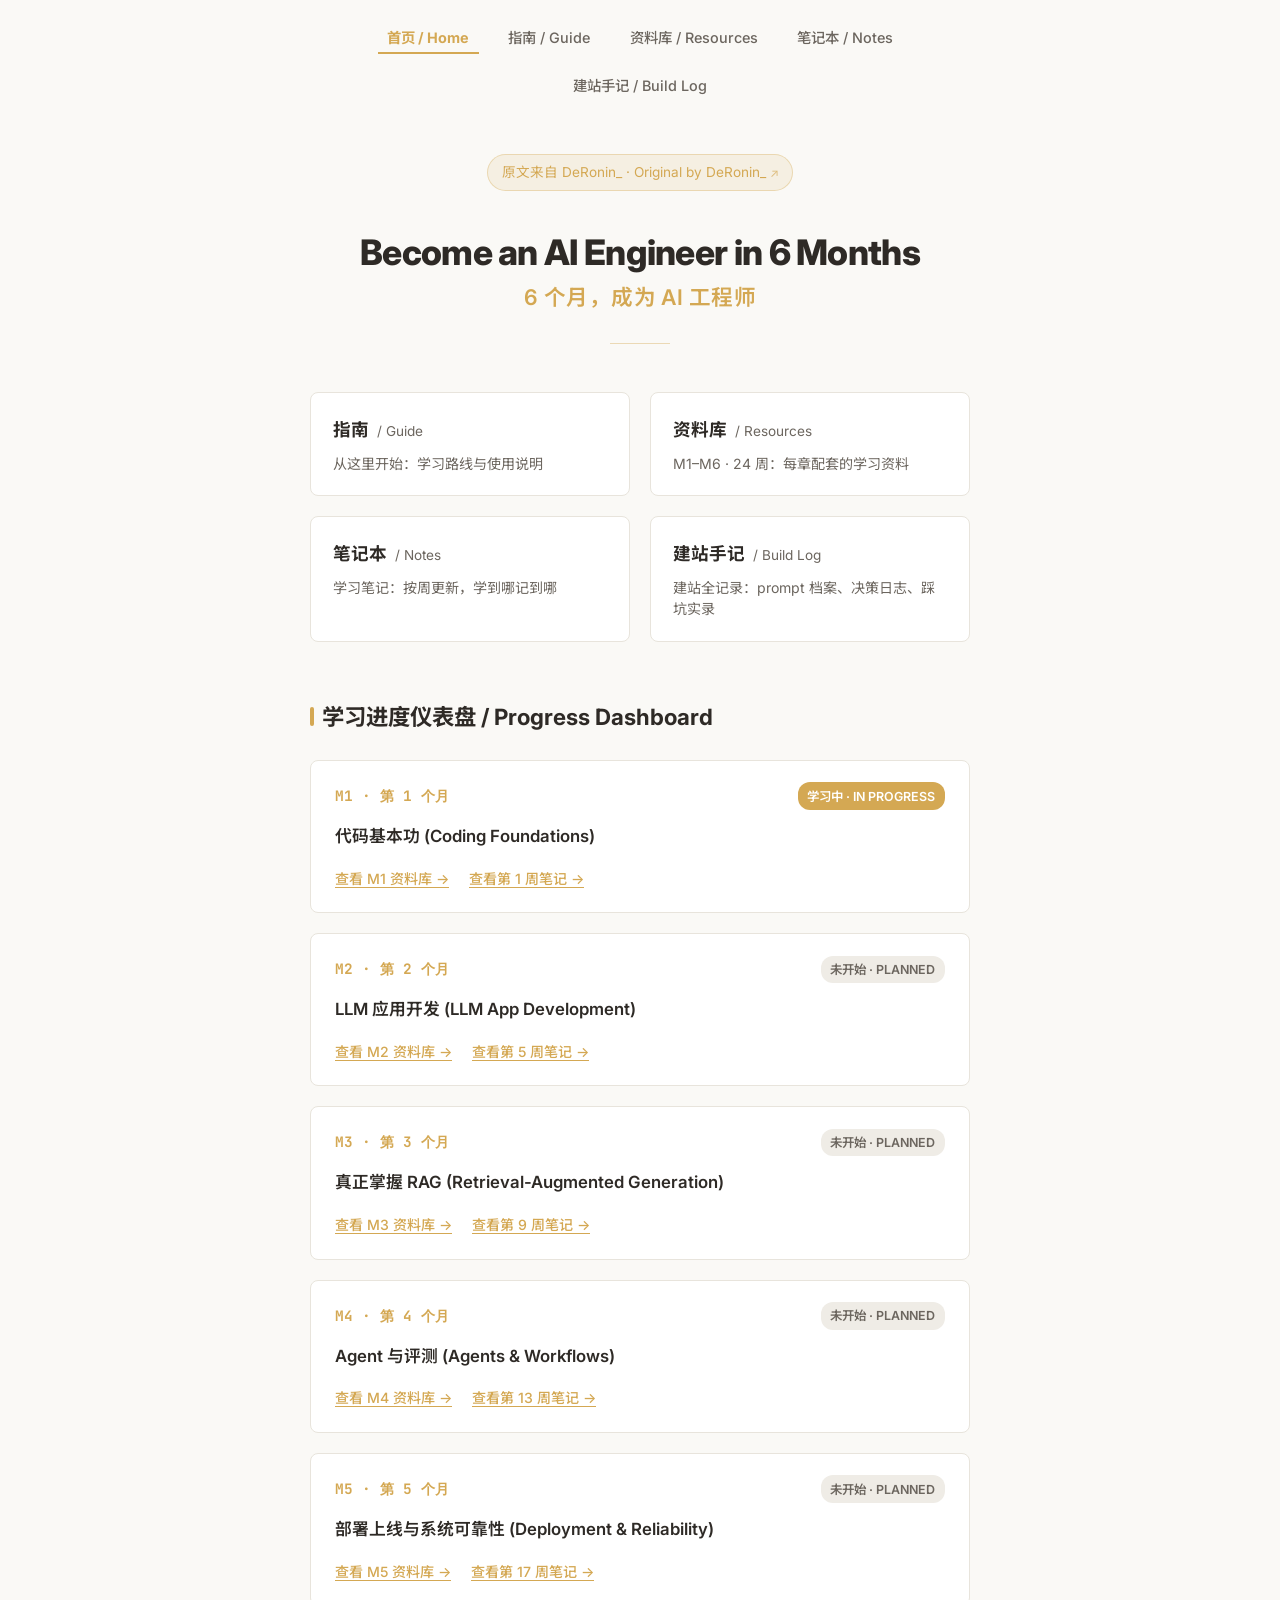
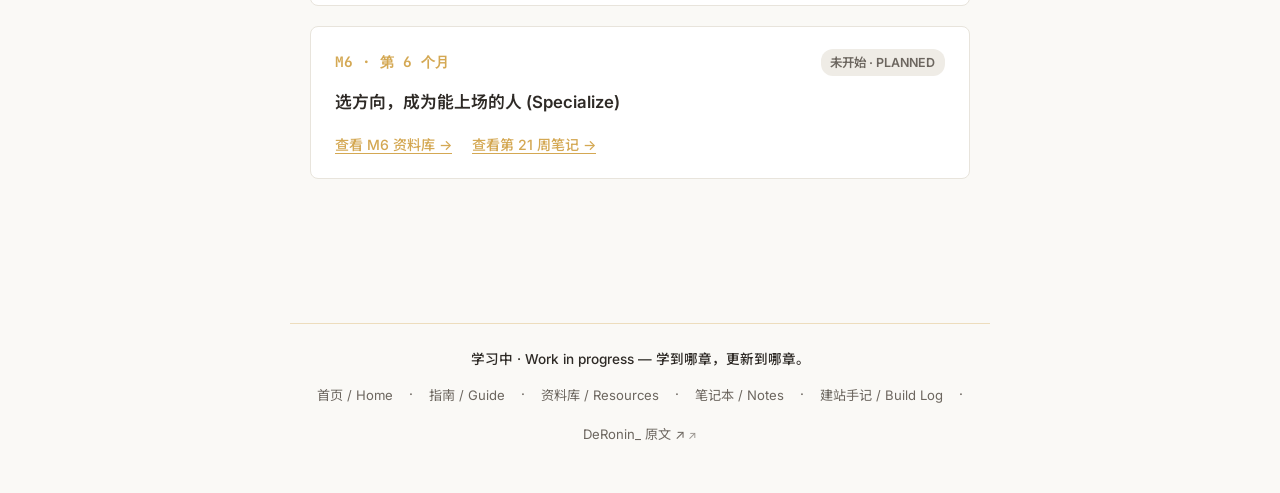
<file: index.html>
<!DOCTYPE html>
<html lang="zh-CN">
<head>
    <meta charset="UTF-8">
    <meta name="viewport" content="width=device-width, initial-scale=1.0">
    <title>首页 · 6 个月，成为 AI 工程师 — DeRonin 六个月中文实战站</title>
    <meta name="description" content="DeRonin《6 个月成为 AI Engineer》路线图的中文实战站。从零开始的 6 个月 AI 工程师路线图与 24 周实战打卡。">
    
    <!-- Open Graph Tags -->
    <meta property="og:title" content="首页 · 6 个月，成为 AI 工程师 — DeRonin 六个月中文实战站">
    <meta property="og:description" content="DeRonin《6 个月成为 AI Engineer》路线图的中文实战站。从零开始的 6 个月 AI 工程师路线图与 24 周实战打卡。">
    <meta property="og:type" content="website">
    <meta property="og:image" content="og-cover.png">

    <link rel="stylesheet" href="styles.css">
</head>
<body>
    <!-- Top Shared Navigation -->
    <nav class="site-nav" aria-label="Main Navigation">
        <ul class="nav-list">
            <li><a href="index.html" class="nav-link active">首页 / Home</a></li>
            <li><a href="guide.html" class="nav-link">指南 / Guide</a></li>
            <li><a href="resources.html" class="nav-link">资料库 / Resources</a></li>
            <li><a href="notes.html" class="nav-link">笔记本 / Notes</a></li>
            <li><a href="build-log.html" class="nav-link">建站手记 / Build Log</a></li>
        </ul>
    </nav>

    <main class="main-container">
        <!-- Top Source Credit -->
        <div class="top-credit-bar">
            <a href="https://x.com/DeRonin_/status/2033587293064204349" target="_blank" rel="noopener noreferrer" class="credit-badge">
                原文来自 DeRonin_ · Original by DeRonin_
            </a>
        </div>

        <!-- Header -->
        <header class="page-header">
            <h1 class="page-title">
                <span class="title-en">Become an AI Engineer in 6 Months</span>
                <span class="title-cn">6 个月，成为 AI 工程师</span>
            </h1>
            <hr class="header-divider">
        </header>

        <!-- 4 Entry Cards -->
        <section class="entry-cards-grid" aria-label="Quick Access">
            <a href="guide.html" class="entry-card">
                <div class="entry-card-title">指南 <span class="en-sub">/ Guide</span></div>
                <div class="entry-card-desc">从这里开始：学习路线与使用说明</div>
            </a>
            <a href="resources.html" class="entry-card">
                <div class="entry-card-title">资料库 <span class="en-sub">/ Resources</span></div>
                <div class="entry-card-desc">M1–M6 · 24 周：每章配套的学习资料</div>
            </a>
            <a href="notes.html" class="entry-card">
                <div class="entry-card-title">笔记本 <span class="en-sub">/ Notes</span></div>
                <div class="entry-card-desc">学习笔记：按周更新，学到哪记到哪</div>
            </a>
            <a href="build-log.html" class="entry-card">
                <div class="entry-card-title">建站手记 <span class="en-sub">/ Build Log</span></div>
                <div class="entry-card-desc">建站全记录：prompt 档案、决策日志、踩坑实录</div>
            </a>
        </section>

        <!-- Progress Dashboard (M1 - M6) -->
        <section class="dashboard-section" aria-label="Learning Progress Dashboard">
            <h2 class="section-title">学习进度仪表盘 / Progress Dashboard</h2>
            <div class="dashboard-grid">
                <!-- M1 -->
                <article class="dashboard-card">
                    <div class="dashboard-card-header">
                        <span class="month-label-badge">M1 · 第 1 个月</span>
                        <span class="status-badge in-progress">学习中 · In Progress</span>
                    </div>
                    <div class="dashboard-theme">代码基本功 (Coding Foundations)</div>
                    <div class="dashboard-links">
                        <a href="resources.html#m1">查看 M1 资料库 →</a>
                        <a href="notes.html#note-1">查看第 1 周笔记 →</a>
                    </div>
                </article>

                <!-- M2 -->
                <article class="dashboard-card">
                    <div class="dashboard-card-header">
                        <span class="month-label-badge">M2 · 第 2 个月</span>
                        <span class="status-badge planned">未开始 · Planned</span>
                    </div>
                    <div class="dashboard-theme">LLM 应用开发 (LLM App Development)</div>
                    <div class="dashboard-links">
                        <a href="resources.html#m2">查看 M2 资料库 →</a>
                        <a href="notes.html#note-5">查看第 5 周笔记 →</a>
                    </div>
                </article>

                <!-- M3 -->
                <article class="dashboard-card">
                    <div class="dashboard-card-header">
                        <span class="month-label-badge">M3 · 第 3 个月</span>
                        <span class="status-badge planned">未开始 · Planned</span>
                    </div>
                    <div class="dashboard-theme">真正掌握 RAG (Retrieval-Augmented Generation)</div>
                    <div class="dashboard-links">
                        <a href="resources.html#m3">查看 M3 资料库 →</a>
                        <a href="notes.html#note-9">查看第 9 周笔记 →</a>
                    </div>
                </article>

                <!-- M4 -->
                <article class="dashboard-card">
                    <div class="dashboard-card-header">
                        <span class="month-label-badge">M4 · 第 4 个月</span>
                        <span class="status-badge planned">未开始 · Planned</span>
                    </div>
                    <div class="dashboard-theme">Agent 与评测 (Agents & Workflows)</div>
                    <div class="dashboard-links">
                        <a href="resources.html#m4">查看 M4 资料库 →</a>
                        <a href="notes.html#note-13">查看第 13 周笔记 →</a>
                    </div>
                </article>

                <!-- M5 -->
                <article class="dashboard-card">
                    <div class="dashboard-card-header">
                        <span class="month-label-badge">M5 · 第 5 个月</span>
                        <span class="status-badge planned">未开始 · Planned</span>
                    </div>
                    <div class="dashboard-theme">部署上线与系统可靠性 (Deployment & Reliability)</div>
                    <div class="dashboard-links">
                        <a href="resources.html#m5">查看 M5 资料库 →</a>
                        <a href="notes.html#note-17">查看第 17 周笔记 →</a>
                    </div>
                </article>

                <!-- M6 -->
                <article class="dashboard-card">
                    <div class="dashboard-card-header">
                        <span class="month-label-badge">M6 · 第 6 个月</span>
                        <span class="status-badge planned">未开始 · Planned</span>
                    </div>
                    <div class="dashboard-theme">选方向，成为能上场的人 (Specialize)</div>
                    <div class="dashboard-links">
                        <a href="resources.html#m6">查看 M6 资料库 →</a>
                        <a href="notes.html#note-21">查看第 21 周笔记 →</a>
                    </div>
                </article>
            </div>
        </section>
    </main>

    <!-- Shared Slim Footer -->
    <footer class="site-footer">
        <p class="footer-line-1">学习中 · Work in progress — 学到哪章，更新到哪章。</p>
        <div class="footer-line-2">
            <a href="index.html">首页 / Home</a> ·
            <a href="guide.html">指南 / Guide</a> ·
            <a href="resources.html">资料库 / Resources</a> ·
            <a href="notes.html">笔记本 / Notes</a> ·
            <a href="build-log.html">建站手记 / Build Log</a> ·
            <a href="https://x.com/DeRonin_/status/2033587293064204349" target="_blank" rel="noopener noreferrer">DeRonin_ 原文 ↗</a>
        </div>
    </footer>
</body>
</html>
</file>
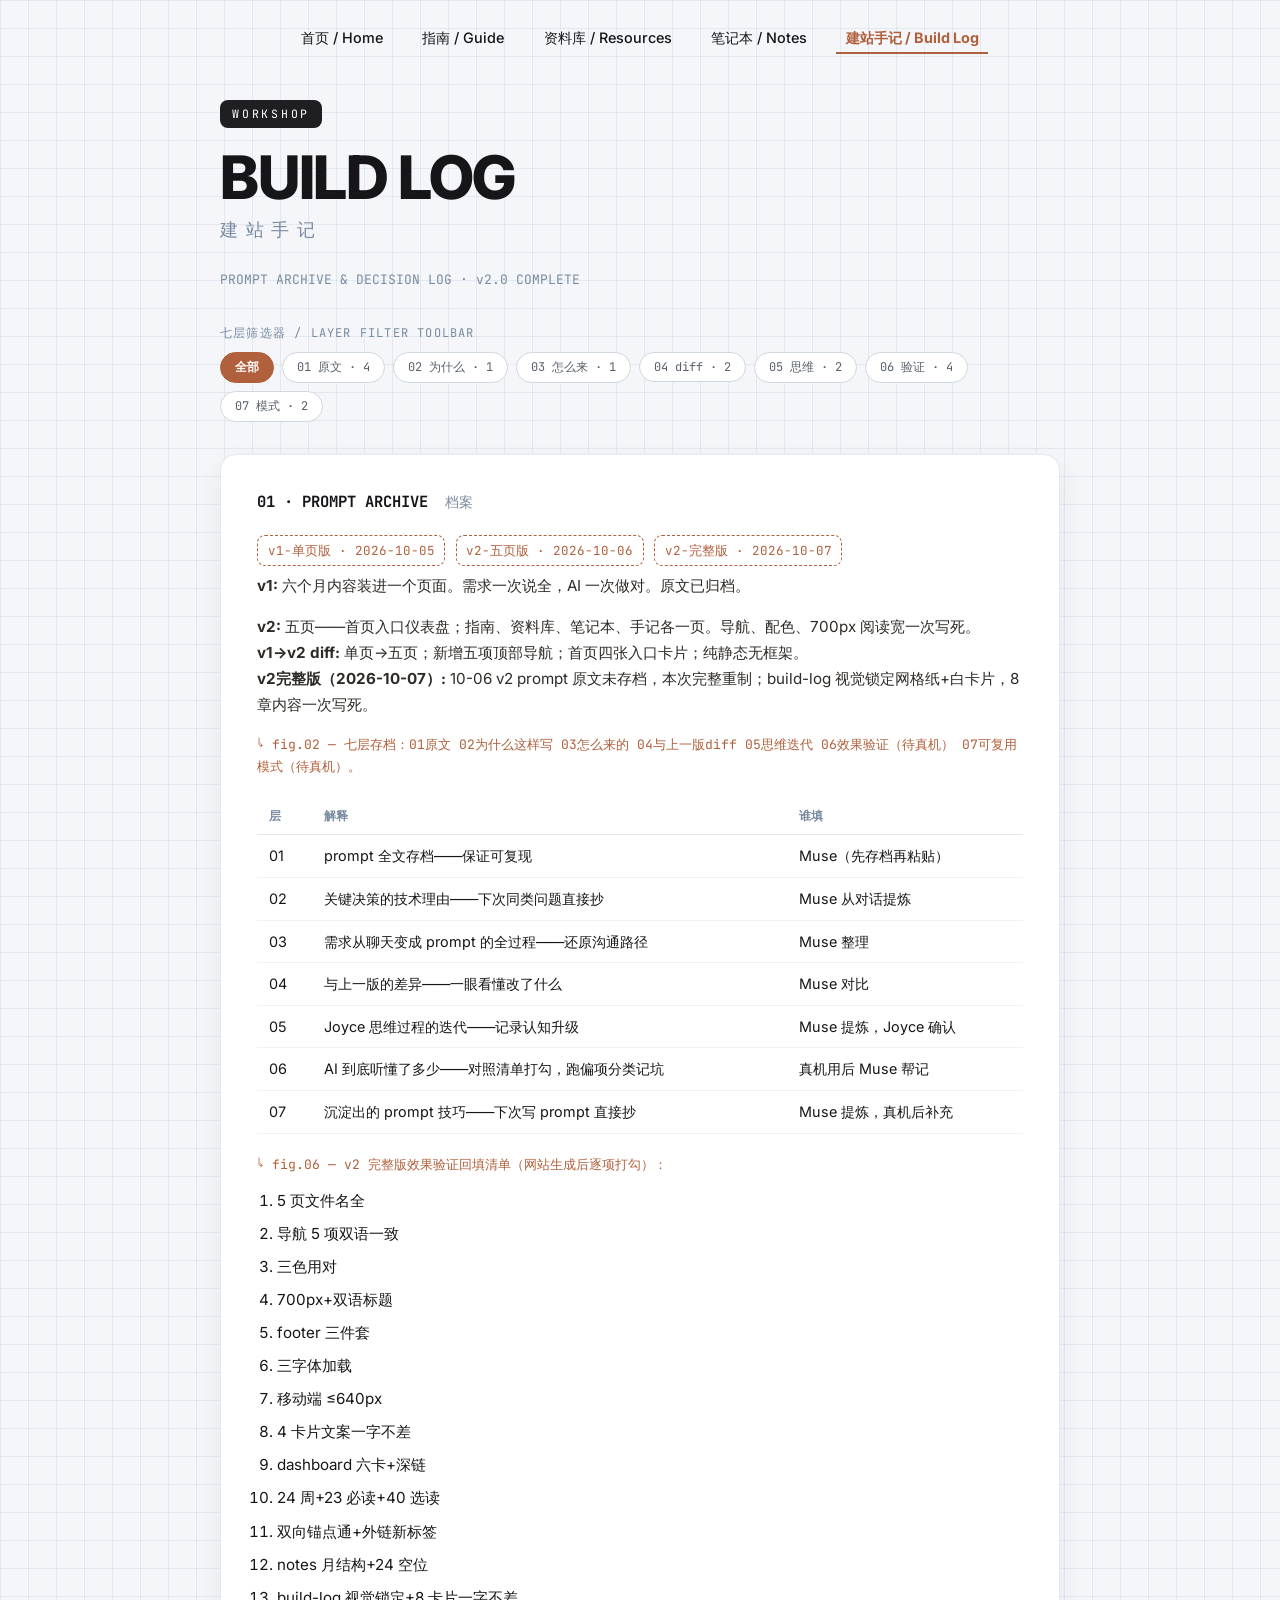
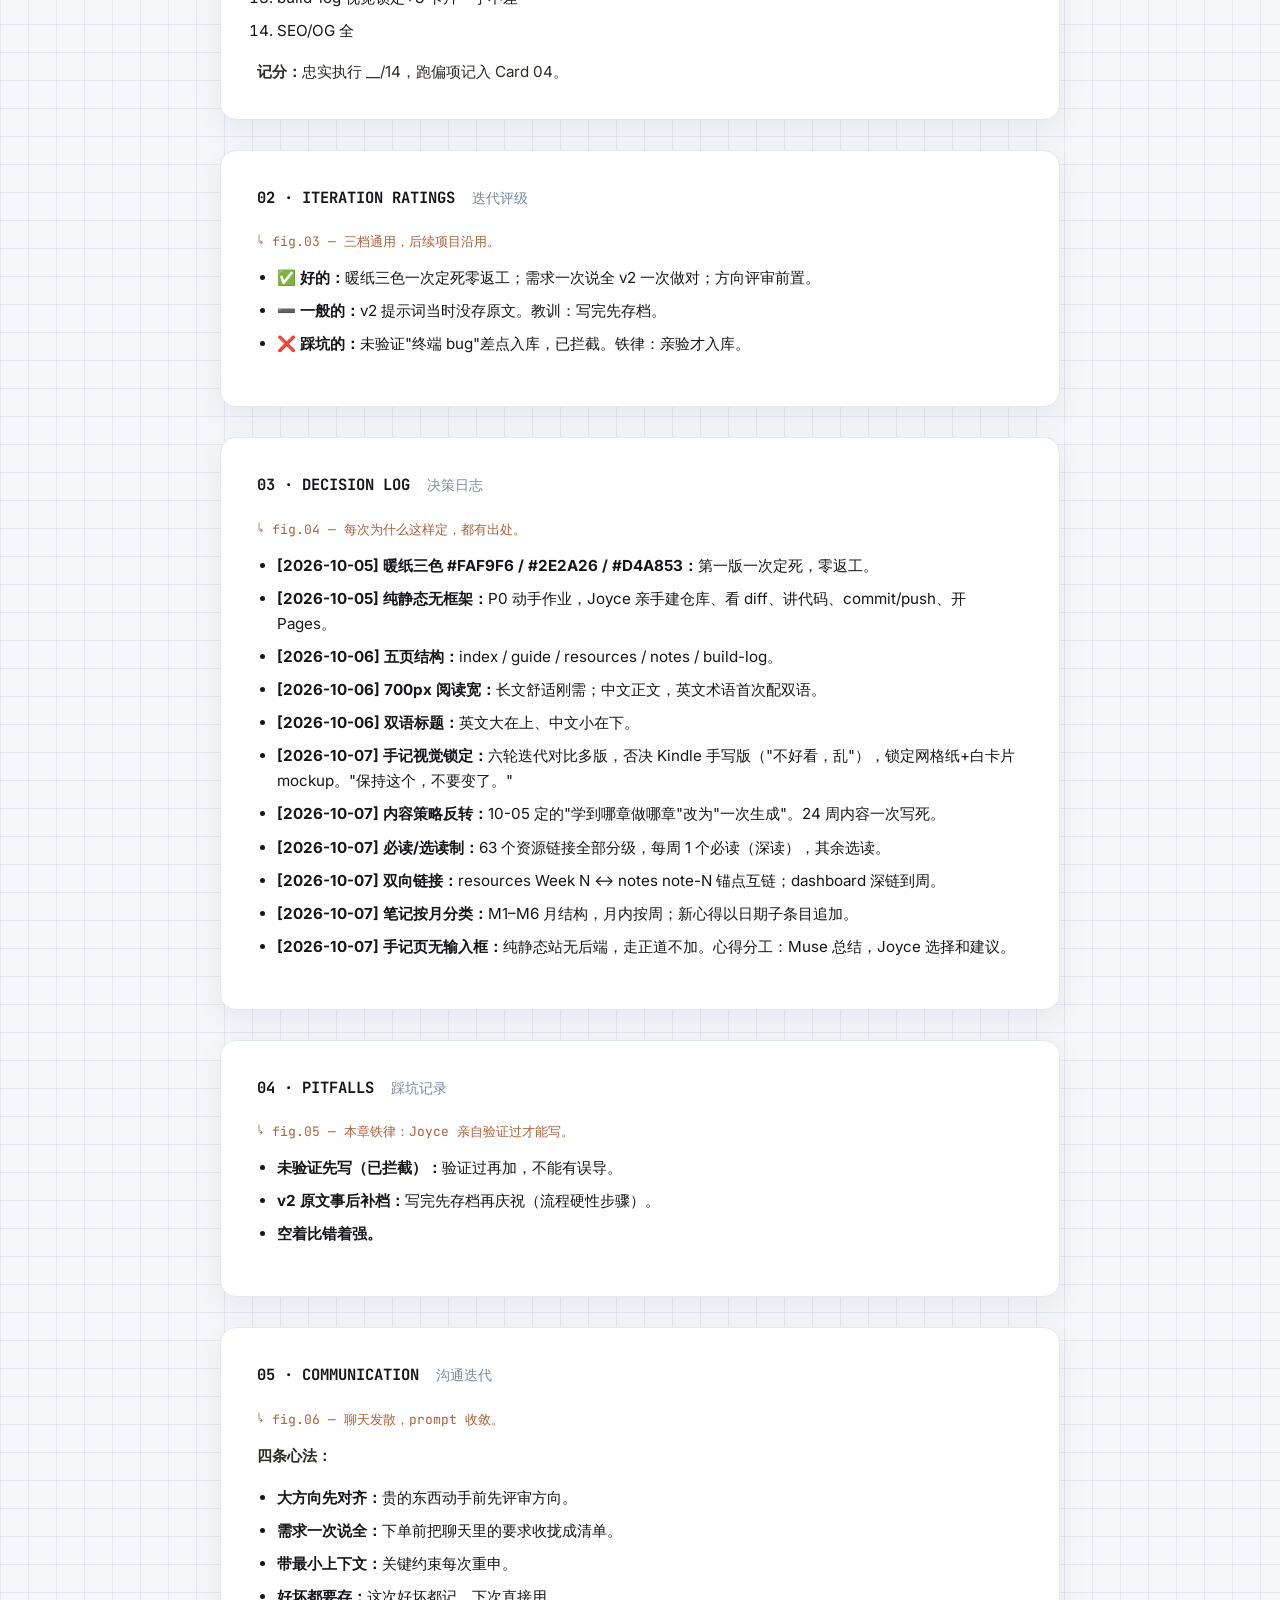
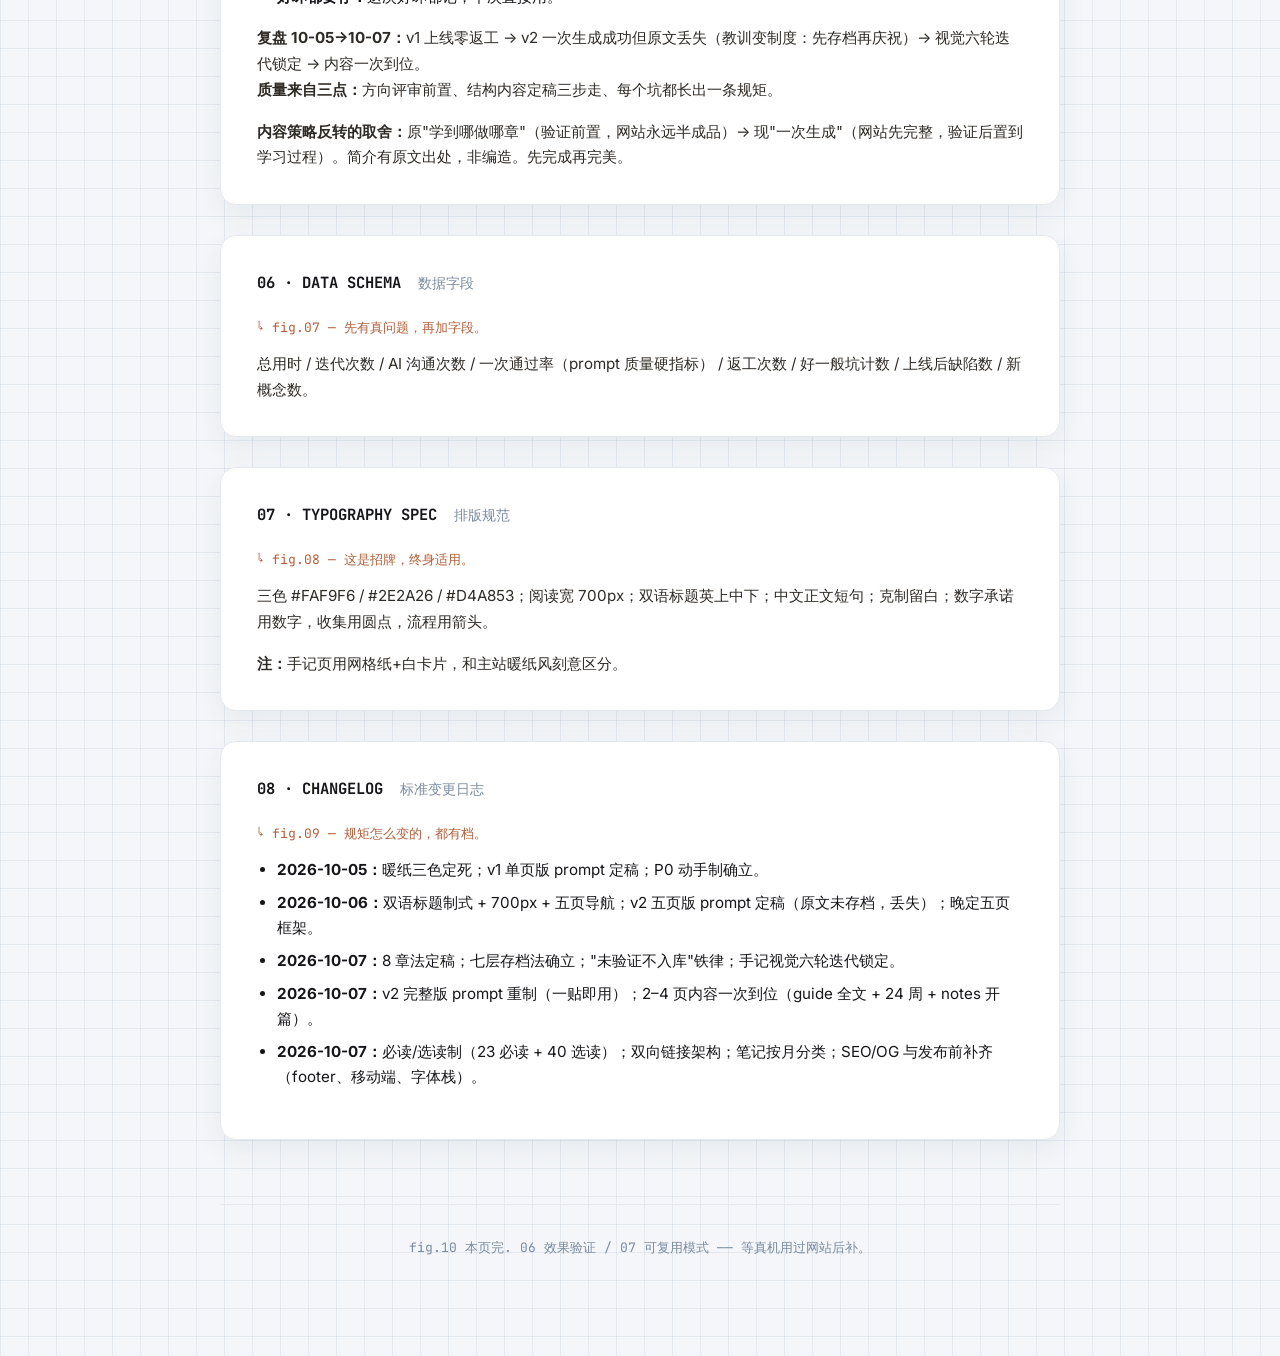
<file: build-log.html>
<!DOCTYPE html>
<html lang="zh-CN">
<head>
    <meta charset="UTF-8">
    <meta name="viewport" content="width=device-width, initial-scale=1.0">
    <title>建站手记 · DeRonin 六个月中文实战站</title>
    <meta name="description" content="DeRonin 六个月 AI 工程师中文实战站建站全记录：prompt 档案、决策日志、踩坑实录与排版规范。">
    
    <!-- Open Graph Tags -->
    <meta property="og:title" content="建站手记 · DeRonin 六个月中文实战站">
    <meta property="og:description" content="DeRonin 六个月 AI 工程师中文实战站建站全记录：prompt 档案、决策日志、踩坑实录与排版规范。">
    <meta property="og:type" content="website">
    <meta property="og:image" content="og-cover.png">

    <link rel="stylesheet" href="styles.css">
</head>
<body class="build-log-body">
    <!-- Top Shared Navigation (Build-log specific transparent background + rust accent) -->
    <nav class="site-nav" aria-label="Main Navigation">
        <ul class="nav-list">
            <li><a href="index.html" class="nav-link">首页 / Home</a></li>
            <li><a href="guide.html" class="nav-link">指南 / Guide</a></li>
            <li><a href="resources.html" class="nav-link">资料库 / Resources</a></li>
            <li><a href="notes.html" class="nav-link">笔记本 / Notes</a></li>
            <li><a href="build-log.html" class="nav-link active">建站手记 / Build Log</a></li>
        </ul>
    </nav>

    <main class="build-log-container">
        <!-- Header -->
        <header class="build-log-header">
            <div class="workshop-pill">WORKSHOP</div>
            <h1 class="build-log-h1">BUILD LOG</h1>
            <div class="build-log-subtitle">建站手记</div>
            <div class="meta-line">PROMPT ARCHIVE & DECISION LOG · v2.0 COMPLETE</div>
        </header>

        <!-- Seven Layer Filter Toolbar (Card 01 Above) -->
        <div id="filter-toolbar" class="filter-toolbar-wrapper">
            <div class="filter-toolbar-title">七层筛选器 / Layer Filter Toolbar</div>
            <div class="filter-buttons-row">
                <button type="button" class="filter-btn active" data-layer-filter="all">全部</button>
                <button type="button" class="filter-btn" data-layer-filter="01">01 原文</button>
                <button type="button" class="filter-btn" data-layer-filter="02">02 为什么</button>
                <button type="button" class="filter-btn" data-layer-filter="03">03 怎么来</button>
                <button type="button" class="filter-btn" data-layer-filter="04">04 diff</button>
                <button type="button" class="filter-btn" data-layer-filter="05">05 思维</button>
                <button type="button" class="filter-btn" data-layer-filter="06">06 验证</button>
                <button type="button" class="filter-btn" data-layer-filter="07">07 模式</button>
            </div>
        </div>

        <!-- CARD 01: PROMPT ARCHIVE -->
        <article class="bl-card" id="card-01">
            <div class="bl-card-header">
                <span>01 · PROMPT ARCHIVE <span class="cn-sub">档案</span></span>
            </div>
            <div class="tags-row">
                <span class="rust-tag">v1-单页版 · 2026-10-05</span>
                <span class="rust-tag">v2-五页版 · 2026-10-06</span>
                <span class="rust-tag">v2-完整版 · 2026-10-07</span>
            </div>

            <div data-layer="01">
                <p><strong>v1:</strong> 六个月内容装进一个页面。需求一次说全，AI 一次做对。原文已归档。</p>
                <p><strong>v2:</strong> 五页——首页入口仪表盘；指南、资料库、笔记本、手记各一页。导航、配色、700px 阅读宽一次写死。</p>
            </div>

            <div data-layer="01 04">
                <p><strong>v1→v2 diff:</strong> 单页→五页；新增五项顶部导航；首页四张入口卡片；纯静态无框架。</p>
            </div>

            <div data-layer="01">
                <p><strong>v2完整版（2026-10-07）:</strong> 10-06 v2 prompt 原文未存档，本次完整重制；build-log 视觉锁定网格纸+白卡片，8 章内容一次写死。</p>
            </div>

            <span class="bl-annotation">↳ fig.02 — 七层存档：01原文 02为什么这样写 03怎么来的 04与上一版diff 05思维迭代 06效果验证（待真机） 07可复用模式（待真机）。</span>

            <!-- Table: Seven Layer Explanation -->
            <div data-layer="01" class="bl-table-wrapper">
                <table class="bl-table">
                    <thead>
                        <tr>
                            <th>层</th>
                            <th>解释</th>
                            <th>谁填</th>
                        </tr>
                    </thead>
                    <tbody>
                        <tr>
                            <td>01</td>
                            <td>prompt 全文存档——保证可复现</td>
                            <td>Muse（先存档再粘贴）</td>
                        </tr>
                        <tr>
                            <td>02</td>
                            <td>关键决策的技术理由——下次同类问题直接抄</td>
                            <td>Muse 从对话提炼</td>
                        </tr>
                        <tr>
                            <td>03</td>
                            <td>需求从聊天变成 prompt 的全过程——还原沟通路径</td>
                            <td>Muse 整理</td>
                        </tr>
                        <tr>
                            <td>04</td>
                            <td>与上一版的差异——一眼看懂改了什么</td>
                            <td>Muse 对比</td>
                        </tr>
                        <tr>
                            <td>05</td>
                            <td>Joyce 思维过程的迭代——记录认知升级</td>
                            <td>Muse 提炼，Joyce 确认</td>
                        </tr>
                        <tr>
                            <td>06</td>
                            <td>AI 到底听懂了多少——对照清单打勾，跑偏项分类记坑</td>
                            <td>真机用后 Muse 帮记</td>
                        </tr>
                        <tr>
                            <td>07</td>
                            <td>沉淀出的 prompt 技巧——下次写 prompt 直接抄</td>
                            <td>Muse 提炼，真机后补充</td>
                        </tr>
                    </tbody>
                </table>
            </div>

            <span class="bl-annotation">↳ fig.06 — v2 完整版效果验证回填清单（网站生成后逐项打勾）：</span>
            <div data-layer="06">
                <ol>
                    <li>5 页文件名全</li>
                    <li>导航 5 项双语一致</li>
                    <li>三色用对</li>
                    <li>700px+双语标题</li>
                    <li>footer 三件套</li>
                    <li>三字体加载</li>
                    <li>移动端 ≤640px</li>
                    <li>4 卡片文案一字不差</li>
                    <li>dashboard 六卡+深链</li>
                    <li>24 周+23 必读+40 选读</li>
                    <li>双向锚点通+外链新标签</li>
                    <li>notes 月结构+24 空位</li>
                    <li>build-log 视觉锁定+8 卡片一字不差</li>
                    <li>SEO/OG 全</li>
                </ol>
                <p style="margin-top: 0.75rem;"><strong>记分：</strong>忠实执行 __/14，跑偏项记入 Card 04。</p>
            </div>
        </article>

        <!-- CARD 02: ITERATION RATINGS -->
        <article class="bl-card" id="card-02" data-layer="06">
            <div class="bl-card-header">
                <span>02 · ITERATION RATINGS <span class="cn-sub">迭代评级</span></span>
            </div>
            <span class="bl-annotation">↳ fig.03 — 三档通用，后续项目沿用。</span>
            <ul>
                <li>✅ <strong>好的：</strong>暖纸三色一次定死零返工；需求一次说全 v2 一次做对；方向评审前置。</li>
                <li>➖ <strong>一般的：</strong>v2 提示词当时没存原文。教训：写完先存档。</li>
                <li>❌ <strong>踩坑的：</strong>未验证"终端 bug"差点入库，已拦截。铁律：亲验才入库。</li>
            </ul>
        </article>

        <!-- CARD 03: DECISION LOG -->
        <article class="bl-card" id="card-03" data-layer="02">
            <div class="bl-card-header">
                <span>03 · DECISION LOG <span class="cn-sub">决策日志</span></span>
            </div>
            <span class="bl-annotation">↳ fig.04 — 每次为什么这样定，都有出处。</span>
            <ul>
                <li><strong>[2026-10-05] 暖纸三色 #FAF9F6 / #2E2A26 / #D4A853：</strong>第一版一次定死，零返工。</li>
                <li><strong>[2026-10-05] 纯静态无框架：</strong>P0 动手作业，Joyce 亲手建仓库、看 diff、讲代码、commit/push、开 Pages。</li>
                <li><strong>[2026-10-06] 五页结构：</strong>index / guide / resources / notes / build-log。</li>
                <li><strong>[2026-10-06] 700px 阅读宽：</strong>长文舒适刚需；中文正文，英文术语首次配双语。</li>
                <li><strong>[2026-10-06] 双语标题：</strong>英文大在上、中文小在下。</li>
                <li><strong>[2026-10-07] 手记视觉锁定：</strong>六轮迭代对比多版，否决 Kindle 手写版（"不好看，乱"），锁定网格纸+白卡片 mockup。"保持这个，不要变了。"</li>
                <li><strong>[2026-10-07] 内容策略反转：</strong>10-05 定的"学到哪章做哪章"改为"一次生成"。24 周内容一次写死。</li>
                <li><strong>[2026-10-07] 必读/选读制：</strong>63 个资源链接全部分级，每周 1 个必读（深读），其余选读。</li>
                <li><strong>[2026-10-07] 双向链接：</strong>resources Week N ↔ notes note-N 锚点互链；dashboard 深链到周。</li>
                <li><strong>[2026-10-07] 笔记按月分类：</strong>M1–M6 月结构，月内按周；新心得以日期子条目追加。</li>
                <li><strong>[2026-10-07] 手记页无输入框：</strong>纯静态站无后端，走正道不加。心得分工：Muse 总结，Joyce 选择和建议。</li>
            </ul>
        </article>

        <!-- CARD 04: PITFALLS -->
        <article class="bl-card" id="card-04" data-layer="06">
            <div class="bl-card-header">
                <span>04 · PITFALLS <span class="cn-sub">踩坑记录</span></span>
            </div>
            <span class="bl-annotation">↳ fig.05 — 本章铁律：Joyce 亲自验证过才能写。</span>
            <ul>
                <li><strong>未验证先写（已拦截）：</strong>验证过再加，不能有误导。</li>
                <li><strong>v2 原文事后补档：</strong>写完先存档再庆祝（流程硬性步骤）。</li>
                <li><strong>空着比错着强。</strong></li>
            </ul>
        </article>

        <!-- CARD 05: COMMUNICATION -->
        <article class="bl-card" id="card-05">
            <div class="bl-card-header">
                <span>05 · COMMUNICATION <span class="cn-sub">沟通迭代</span></span>
            </div>
            <span class="bl-annotation">↳ fig.06 — 聊天发散，prompt 收敛。</span>
            
            <div data-layer="07">
                <p><strong>四条心法：</strong></p>
                <ul>
                    <li><strong>大方向先对齐：</strong>贵的东西动手前先评审方向。</li>
                    <li><strong>需求一次说全：</strong>下单前把聊天里的要求收拢成清单。</li>
                    <li><strong>带最小上下文：</strong>关键约束每次重申。</li>
                    <li><strong>好坏都要存：</strong>这次好坏都记，下次直接用。</li>
                </ul>
            </div>

            <div data-layer="03 05">
                <p style="margin-top: 1rem;"><strong>复盘 10-05→10-07：</strong>v1 上线零返工 → v2 一次生成成功但原文丢失（教训变制度：先存档再庆祝）→ 视觉六轮迭代锁定 → 内容一次到位。</p>
            </div>

            <div data-layer="05">
                <p><strong>质量来自三点：</strong>方向评审前置、结构内容定稿三步走、每个坑都长出一条规矩。</p>
                <p style="margin-top: 0.75rem;"><strong>内容策略反转的取舍：</strong>原"学到哪做哪章"（验证前置，网站永远半成品）→ 现"一次生成"（网站先完整，验证后置到学习过程）。简介有原文出处，非编造。先完成再完美。</p>
            </div>
        </article>

        <!-- CARD 06: DATA SCHEMA -->
        <article class="bl-card" id="card-06" data-layer="06">
            <div class="bl-card-header">
                <span>06 · DATA SCHEMA <span class="cn-sub">数据字段</span></span>
            </div>
            <span class="bl-annotation">↳ fig.07 — 先有真问题，再加字段。</span>
            <p>总用时 / 迭代次数 / AI 沟通次数 / 一次通过率（prompt 质量硬指标） / 返工次数 / 好一般坑计数 / 上线后缺陷数 / 新概念数。</p>
        </article>

        <!-- CARD 07: TYPOGRAPHY SPEC -->
        <article class="bl-card" id="card-07" data-layer="07">
            <div class="bl-card-header">
                <span>07 · TYPOGRAPHY SPEC <span class="cn-sub">排版规范</span></span>
            </div>
            <span class="bl-annotation">↳ fig.08 — 这是招牌，终身适用。</span>
            <p>三色 #FAF9F6 / #2E2A26 / #D4A853；阅读宽 700px；双语标题英上中下；中文正文短句；克制留白；数字承诺用数字，收集用圆点，流程用箭头。</p>
            <p style="margin-top: 0.5rem;"><strong>注：</strong>手记页用网格纸+白卡片，和主站暖纸风刻意区分。</p>
        </article>

        <!-- CARD 08: CHANGELOG -->
        <article class="bl-card" id="card-08" data-layer="04">
            <div class="bl-card-header">
                <span>08 · CHANGELOG <span class="cn-sub">标准变更日志</span></span>
            </div>
            <span class="bl-annotation">↳ fig.09 — 规矩怎么变的，都有档。</span>
            <ul>
                <li><strong>2026-10-05：</strong>暖纸三色定死；v1 单页版 prompt 定稿；P0 动手制确立。</li>
                <li><strong>2026-10-06：</strong>双语标题制式 + 700px + 五页导航；v2 五页版 prompt 定稿（原文未存档，丢失）；晚定五页框架。</li>
                <li><strong>2026-10-07：</strong>8 章法定稿；七层存档法确立；"未验证不入库"铁律；手记视觉六轮迭代锁定。</li>
                <li><strong>2026-10-07：</strong>v2 完整版 prompt 重制（一贴即用）；2–4 页内容一次到位（guide 全文 + 24 周 + notes 开篇）。</li>
                <li><strong>2026-10-07：</strong>必读/选读制（23 必读 + 40 选读）；双向链接架构；笔记按月分类；SEO/OG 与发布前补齐（footer、移动端、字体栈）。</li>
            </ul>
        </article>

        <!-- Footer -->
        <footer class="bl-footer">
            fig.10 本页完. 06 效果验证 / 07 可复用模式 —— 等真机用过网站后补。
        </footer>
    </main>

    <!-- Embedded JS for Layer Filter Toolbar Interaction -->
    <script>
    document.addEventListener('DOMContentLoaded', function () {
        var buttons = document.querySelectorAll('.filter-btn');
        var cards = document.querySelectorAll('.bl-card');
        var layerElements = document.querySelectorAll('[data-layer]');
        var toolbar = document.getElementById('filter-toolbar');

        // 1. Calculate layer element counts dynamically
        var counts = {};
        layerElements.forEach(function (el) {
            var layers = el.getAttribute('data-layer').split(' ');
            layers.forEach(function (l) {
                if (l) counts[l] = (counts[l] || 0) + 1;
            });
        });

        // Also check card-level data-layer
        cards.forEach(function (card) {
            var cardLayers = card.getAttribute('data-layer');
            if (cardLayers) {
                cardLayers.split(' ').forEach(function (l) {
                    if (l && !counts[l]) counts[l] = 1;
                });
            }
        });

        // Append counts to button text
        buttons.forEach(function (btn) {
            var filter = btn.getAttribute('data-layer-filter');
            if (filter !== 'all' && counts[filter]) {
                var layerNames = {
                    '01': '01 原文', '02': '02 为什么', '03': '03 怎么来',
                    '04': '04 diff', '05': '05 思维', '06': '06 验证', '07': '07 模式'
                };
                btn.textContent = layerNames[filter] + ' · ' + counts[filter];
            }
        });

        // 2. Filter Button Click Handler
        buttons.forEach(function (btn) {
            btn.addEventListener('click', function () {
                var selected = this.getAttribute('data-layer-filter');

                // Update active state on buttons
                buttons.forEach(function (b) { b.classList.remove('active'); });
                this.classList.add('active');

                if (selected === 'all') {
                    // Show all cards & layer elements
                    cards.forEach(function (c) { c.style.display = ''; });
                    layerElements.forEach(function (el) { el.style.display = ''; });
                } else {
                    // Filter elements
                    layerElements.forEach(function (el) {
                        var layers = el.getAttribute('data-layer').split(' ');
                        if (layers.includes(selected)) {
                            el.style.display = '';
                        } else {
                            el.style.display = 'none';
                        }
                    });

                    // Update cards visibility
                    cards.forEach(function (card) {
                        var cardLayerAttr = card.getAttribute('data-layer');
                        var cardLayers = cardLayerAttr ? cardLayerAttr.split(' ') : [];
                        
                        // Check if card itself matches or has visible children
                        var hasMatchingChild = false;
                        var children = card.querySelectorAll('[data-layer]');
                        children.forEach(function (ch) {
                            var chLayers = ch.getAttribute('data-layer').split(' ');
                            if (chLayers.includes(selected)) {
                                hasMatchingChild = true;
                            }
                        });

                        if (cardLayers.includes(selected) || hasMatchingChild) {
                            card.style.display = '';
                        } else {
                            card.style.display = 'none';
                        }
                    });
                }

                // Smooth scroll back to toolbar
                if (toolbar) {
                    toolbar.scrollIntoView({ behavior: 'smooth' });
                }
            });
        });
    });
    </script>
</body>
</html>
</file>
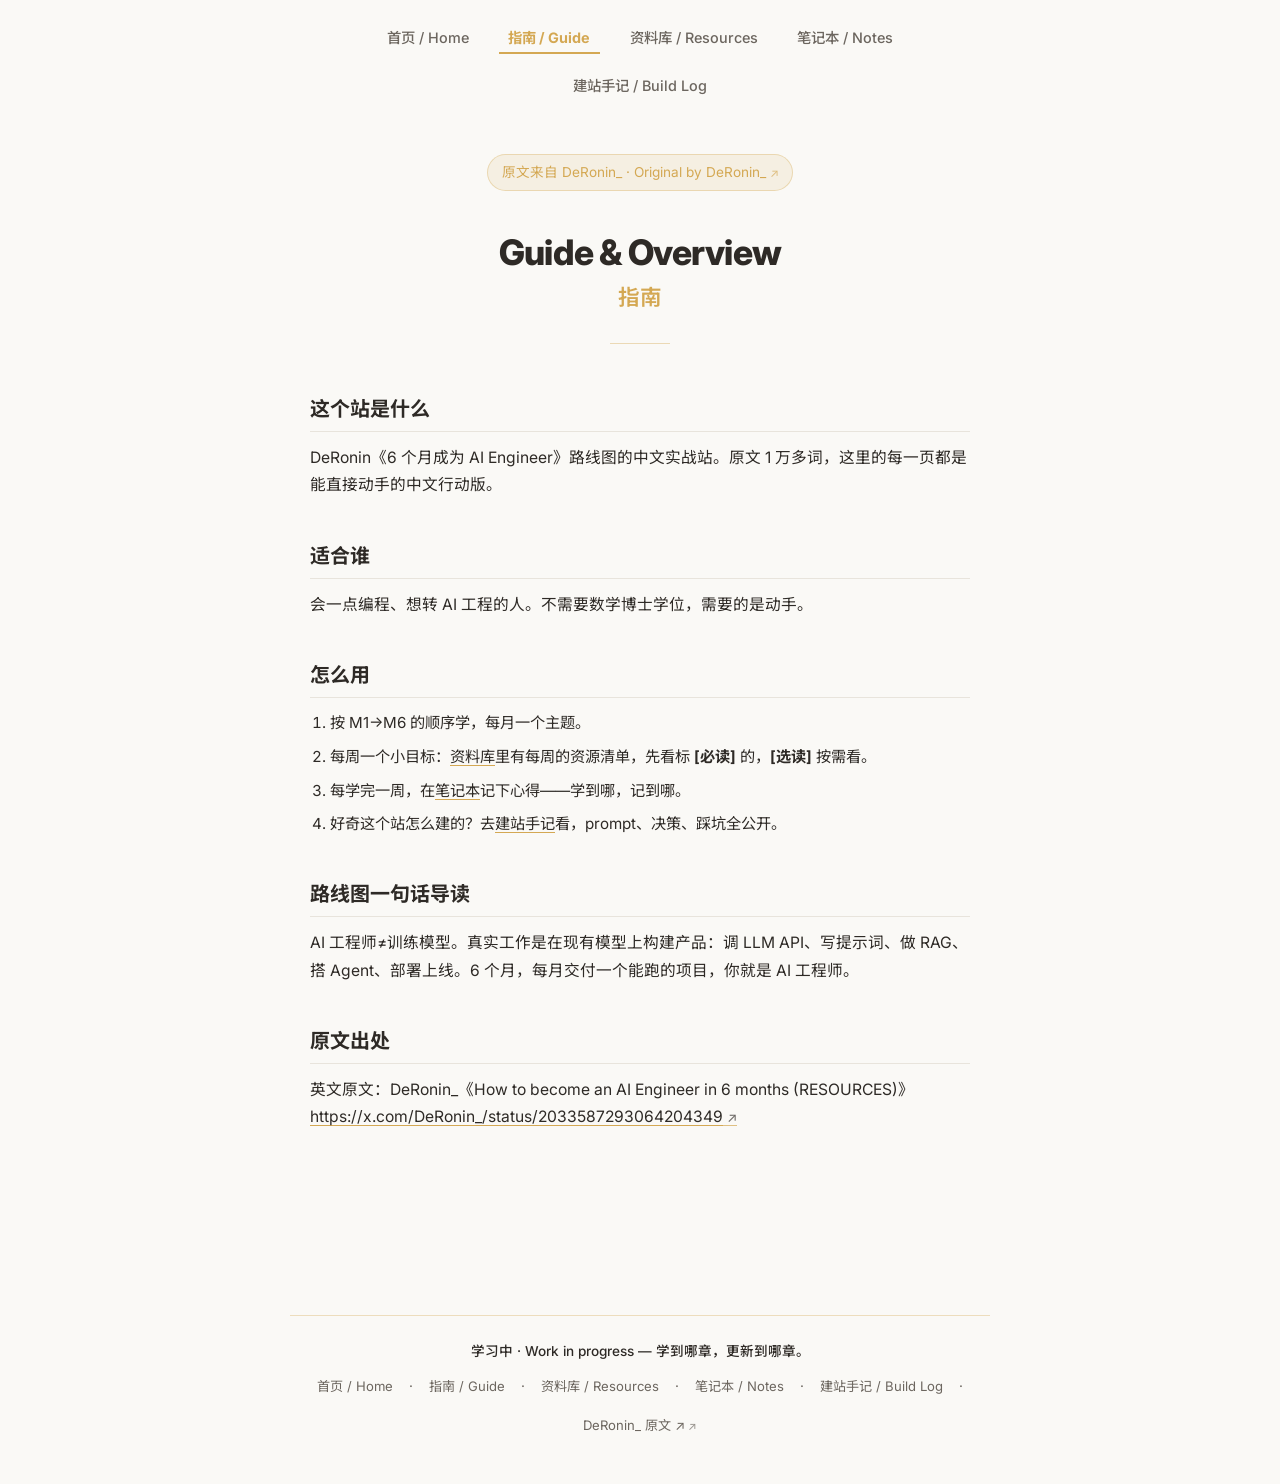
<file: guide.html>
<!DOCTYPE html>
<html lang="zh-CN">
<head>
    <meta charset="UTF-8">
    <meta name="viewport" content="width=device-width, initial-scale=1.0">
    <title>指南 · DeRonin 六个月中文实战站</title>
    <meta name="description" content="DeRonin《6 个月成为 AI Engineer》路线图的中文实战站使用说明与路线图导读。">
    
    <!-- Open Graph Tags -->
    <meta property="og:title" content="指南 · DeRonin 六个月中文实战站">
    <meta property="og:description" content="DeRonin《6 个月成为 AI Engineer》路线图的中文实战站使用说明与路线图导读。">
    <meta property="og:type" content="website">
    <meta property="og:image" content="og-cover.png">

    <link rel="stylesheet" href="styles.css">
</head>
<body>
    <!-- Top Shared Navigation -->
    <nav class="site-nav" aria-label="Main Navigation">
        <ul class="nav-list">
            <li><a href="index.html" class="nav-link">首页 / Home</a></li>
            <li><a href="guide.html" class="nav-link active">指南 / Guide</a></li>
            <li><a href="resources.html" class="nav-link">资料库 / Resources</a></li>
            <li><a href="notes.html" class="nav-link">笔记本 / Notes</a></li>
            <li><a href="build-log.html" class="nav-link">建站手记 / Build Log</a></li>
        </ul>
    </nav>

    <main class="main-container">
        <!-- Top Source Credit -->
        <div class="top-credit-bar">
            <a href="https://x.com/DeRonin_/status/2033587293064204349" target="_blank" rel="noopener noreferrer" class="credit-badge">
                原文来自 DeRonin_ · Original by DeRonin_
            </a>
        </div>

        <!-- Header -->
        <header class="page-header">
            <h1 class="page-title">
                <span class="title-en">Guide & Overview</span>
                <span class="title-cn">指南</span>
            </h1>
            <hr class="header-divider">
        </header>

        <!-- Main Content Sections -->
        <article class="guide-content">
            <section class="guide-section">
                <h2>这个站是什么</h2>
                <p>DeRonin《6 个月成为 AI Engineer》路线图的中文实战站。原文 1 万多词，这里的每一页都是能直接动手的中文行动版。</p>
            </section>

            <section class="guide-section">
                <h2>适合谁</h2>
                <p>会一点编程、想转 AI 工程的人。不需要数学博士学位，需要的是动手。</p>
            </section>

            <section class="guide-section">
                <h2>怎么用</h2>
                <ol>
                    <li>按 M1→M6 的顺序学，每月一个主题。</li>
                    <li>每周一个小目标：<a href="resources.html">资料库</a>里有每周的资源清单，先看标 <strong>[必读]</strong> 的，<strong>[选读]</strong> 按需看。</li>
                    <li>每学完一周，在<a href="notes.html">笔记本</a>记下心得——学到哪，记到哪。</li>
                    <li>好奇这个站怎么建的？去<a href="build-log.html">建站手记</a>看，prompt、决策、踩坑全公开。</li>
                </ol>
            </section>

            <section class="guide-section">
                <h2>路线图一句话导读</h2>
                <p>AI 工程师≠训练模型。真实工作是在现有模型上构建产品：调 LLM API、写提示词、做 RAG、搭 Agent、部署上线。6 个月，每月交付一个能跑的项目，你就是 AI 工程师。</p>
            </section>

            <section class="guide-section">
                <h2>原文出处</h2>
                <p>英文原文：DeRonin_《How to become an AI Engineer in 6 months (RESOURCES)》<br>
                <a href="https://x.com/DeRonin_/status/2033587293064204349" target="_blank" rel="noopener noreferrer">https://x.com/DeRonin_/status/2033587293064204349</a></p>
            </section>
        </article>
    </main>

    <!-- Shared Slim Footer -->
    <footer class="site-footer">
        <p class="footer-line-1">学习中 · Work in progress — 学到哪章，更新到哪章。</p>
        <div class="footer-line-2">
            <a href="index.html">首页 / Home</a> ·
            <a href="guide.html">指南 / Guide</a> ·
            <a href="resources.html">资料库 / Resources</a> ·
            <a href="notes.html">笔记本 / Notes</a> ·
            <a href="build-log.html">建站手记 / Build Log</a> ·
            <a href="https://x.com/DeRonin_/status/2033587293064204349" target="_blank" rel="noopener noreferrer">DeRonin_ 原文 ↗</a>
        </div>
    </footer>
</body>
</html>
</file>
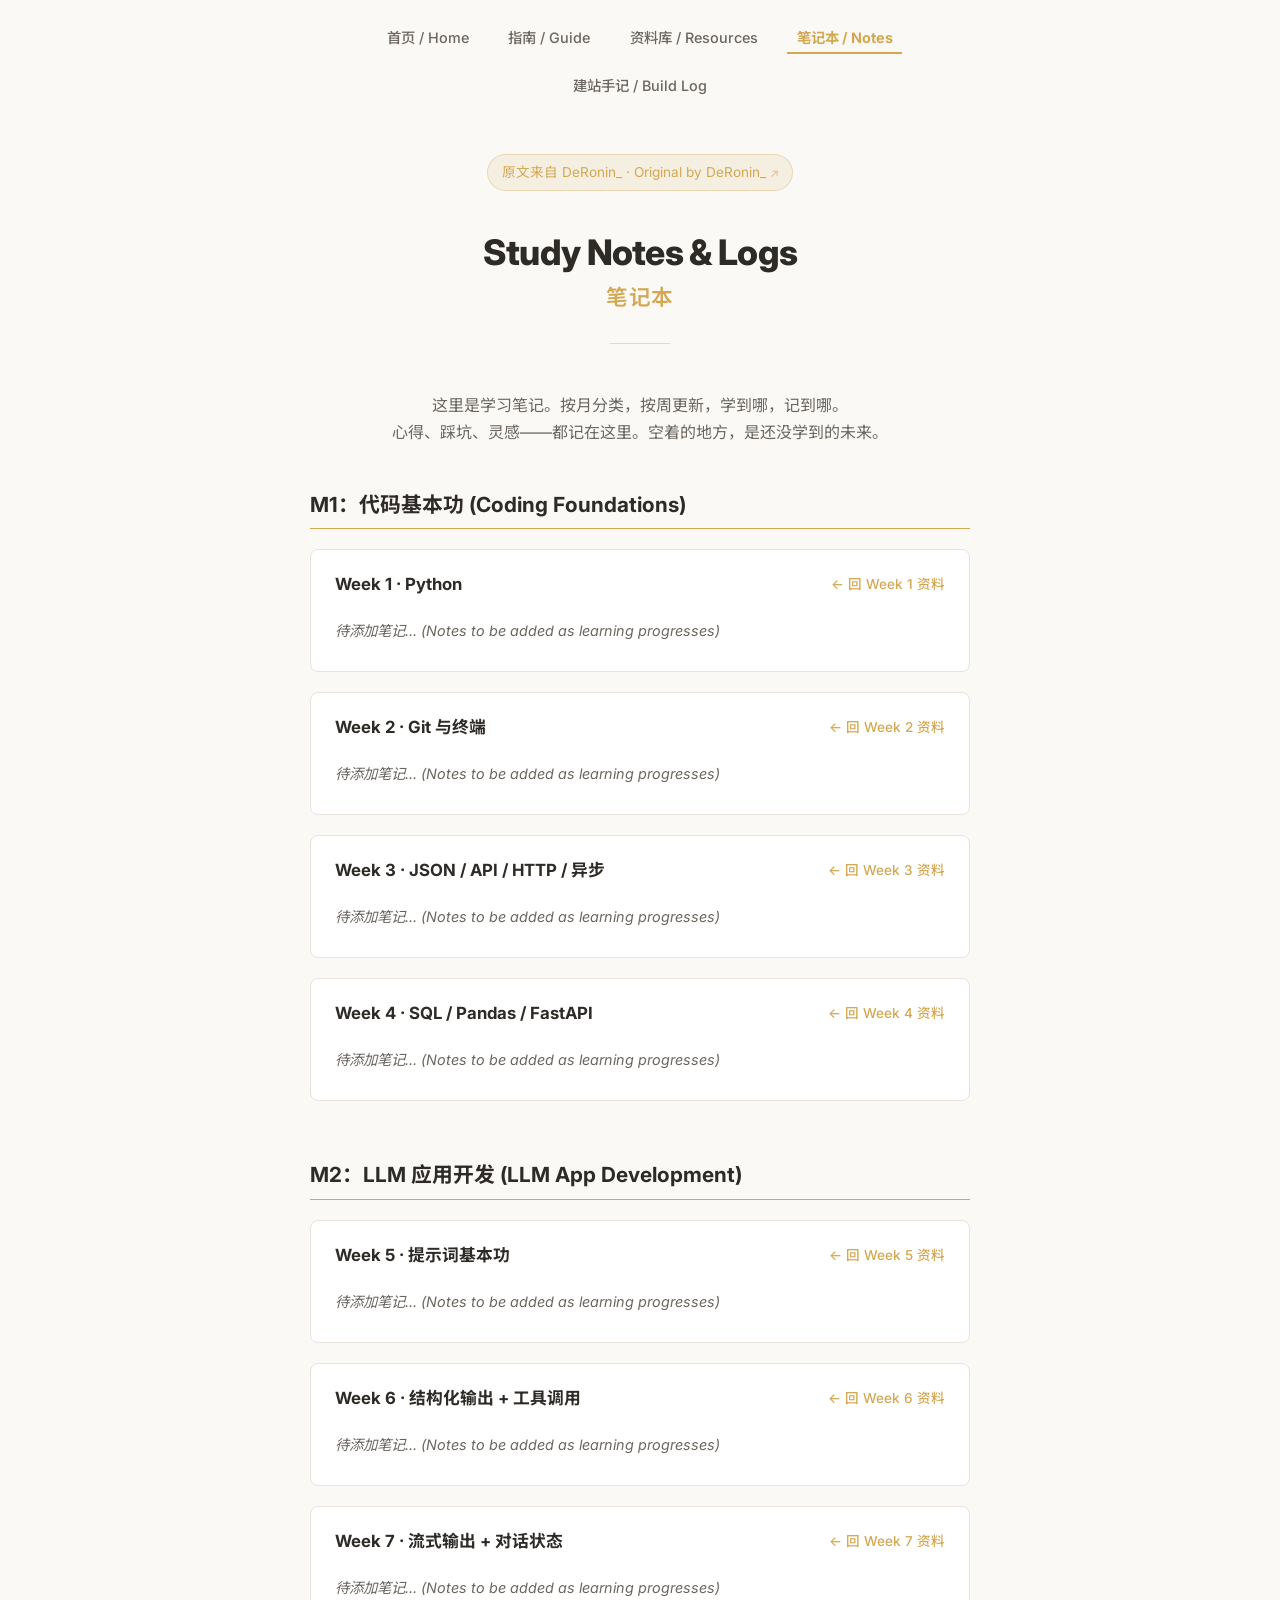
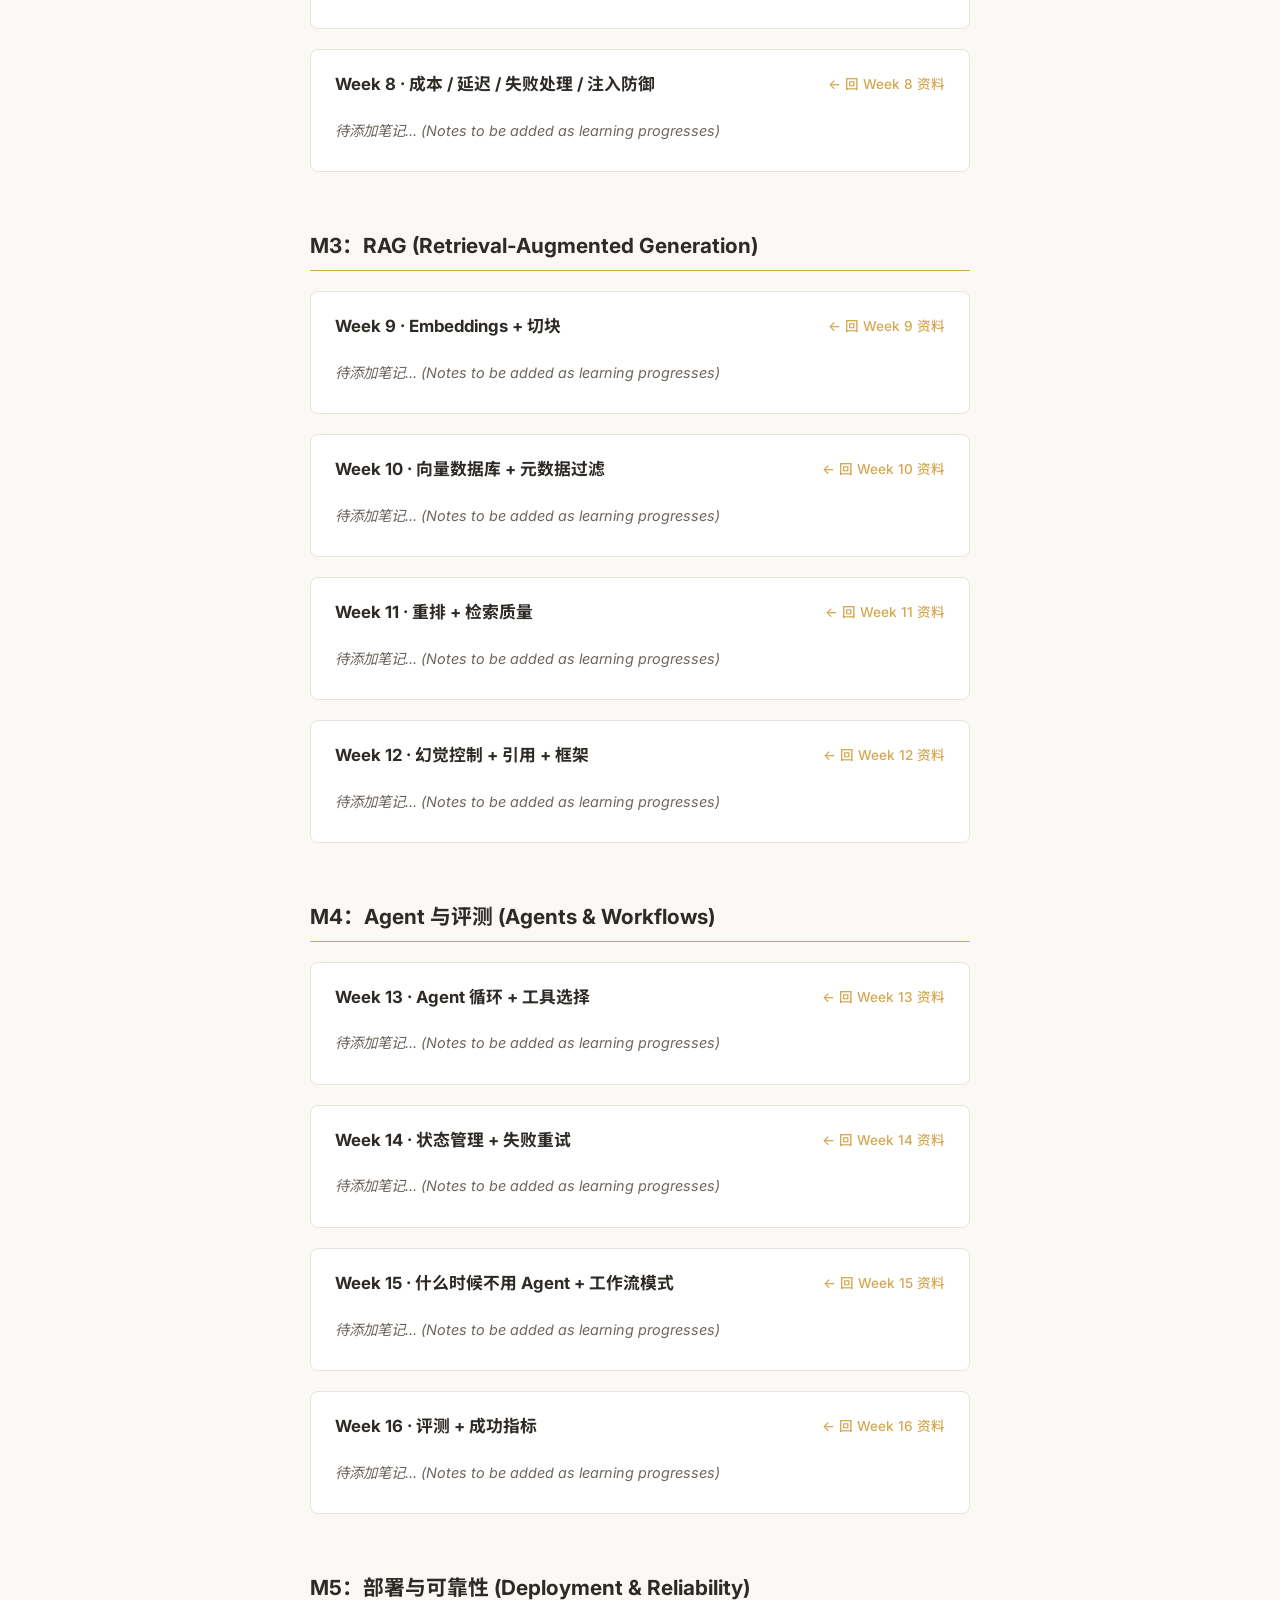
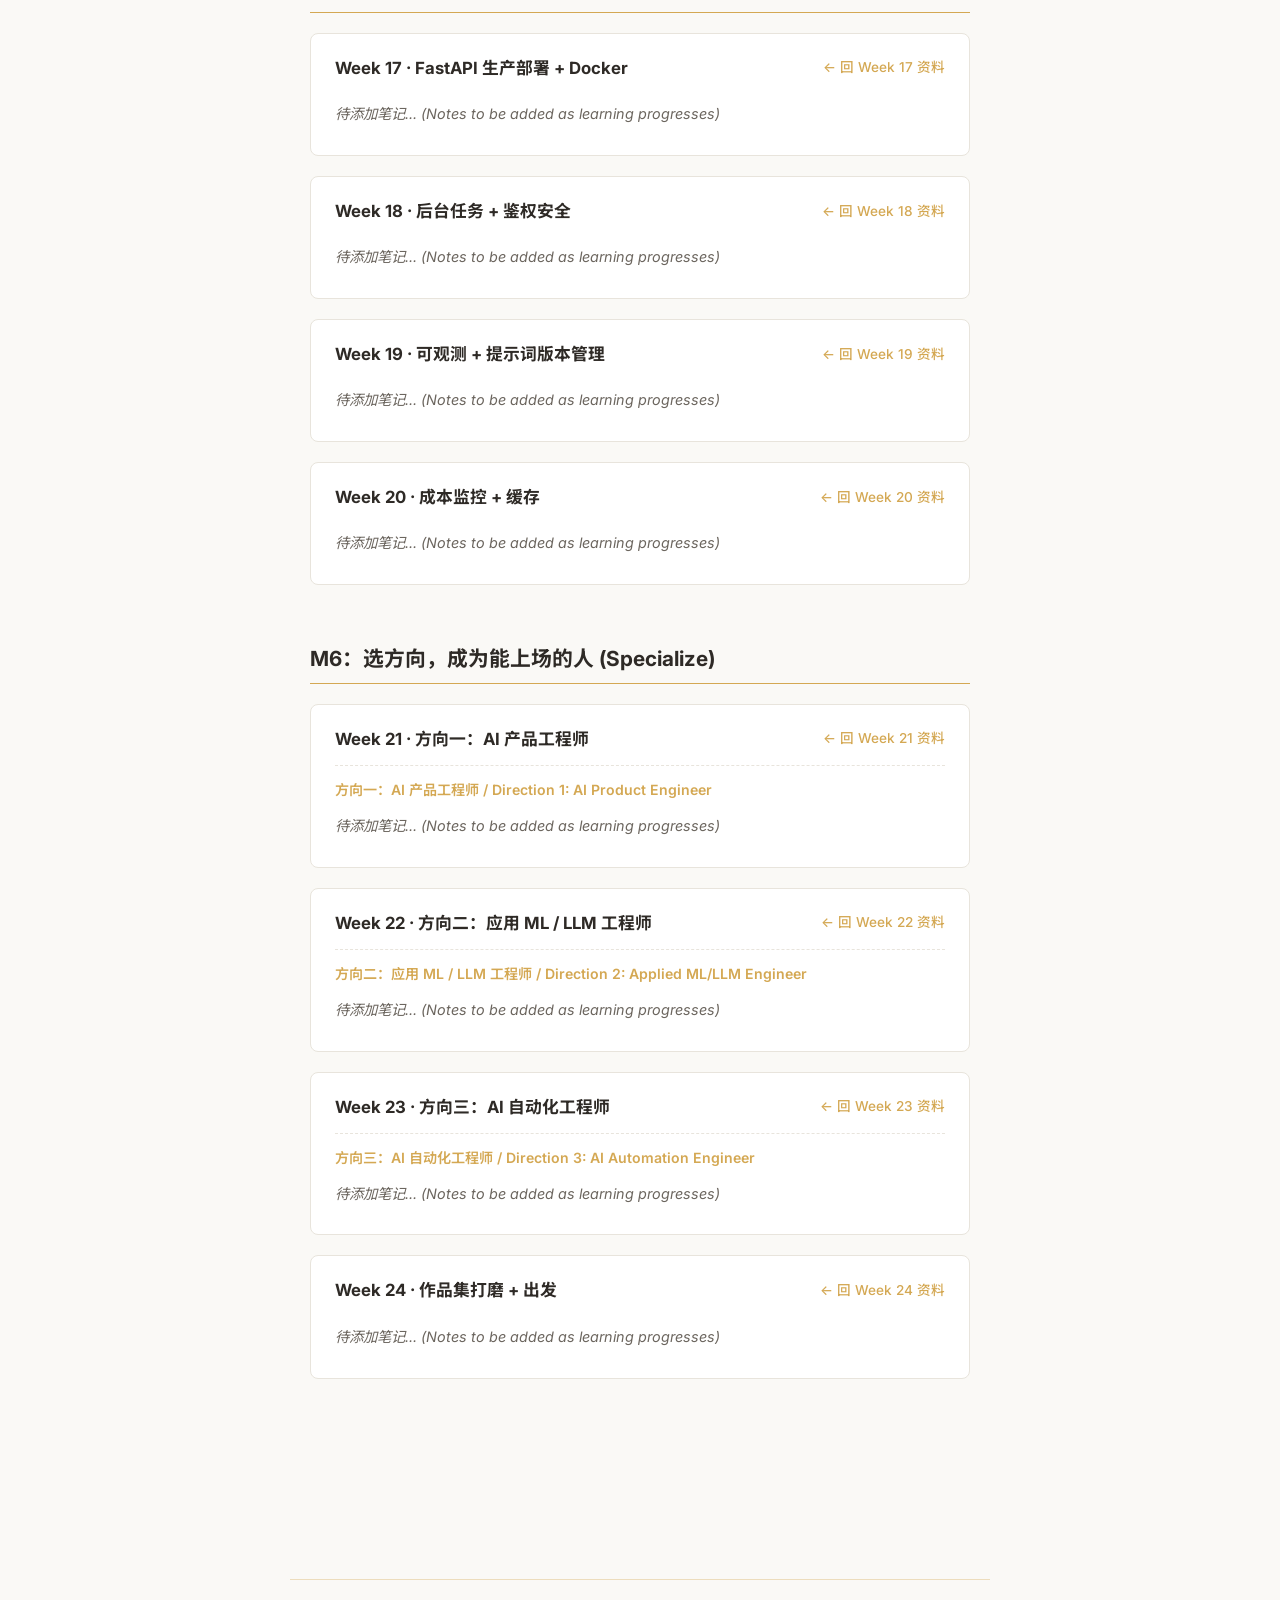
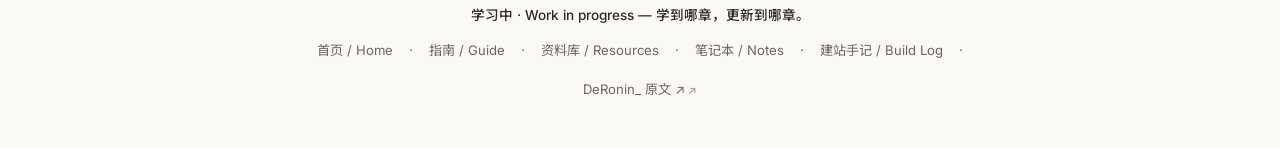
<file: notes.html>
<!DOCTYPE html>
<html lang="zh-CN">
<head>
    <meta charset="UTF-8">
    <meta name="viewport" content="width=device-width, initial-scale=1.0">
    <title>笔记本 · DeRonin 六个月中文实战站</title>
    <meta name="description" content="DeRonin 六个月 AI 工程师实战路线图学习笔记，按月分类，按周记录心得、踩坑与灵感。">
    
    <!-- Open Graph Tags -->
    <meta property="og:title" content="笔记本 · DeRonin 六个月中文实战站">
    <meta property="og:description" content="DeRonin 六个月 AI 工程师实战路线图学习笔记，按月分类，按周记录心得、踩坑与灵感。">
    <meta property="og:type" content="website">
    <meta property="og:image" content="og-cover.png">

    <link rel="stylesheet" href="styles.css">
</head>
<body>
    <!-- Top Shared Navigation -->
    <nav class="site-nav" aria-label="Main Navigation">
        <ul class="nav-list">
            <li><a href="index.html" class="nav-link">首页 / Home</a></li>
            <li><a href="guide.html" class="nav-link">指南 / Guide</a></li>
            <li><a href="resources.html" class="nav-link">资料库 / Resources</a></li>
            <li><a href="notes.html" class="nav-link active">笔记本 / Notes</a></li>
            <li><a href="build-log.html" class="nav-link">建站手记 / Build Log</a></li>
        </ul>
    </nav>

    <main class="main-container">
        <!-- Top Source Credit -->
        <div class="top-credit-bar">
            <a href="https://x.com/DeRonin_/status/2033587293064204349" target="_blank" rel="noopener noreferrer" class="credit-badge">
                原文来自 DeRonin_ · Original by DeRonin_
            </a>
        </div>

        <!-- Header -->
        <header class="page-header">
            <h1 class="page-title">
                <span class="title-en">Study Notes & Logs</span>
                <span class="title-cn">笔记本</span>
            </h1>
            <hr class="header-divider">
        </header>

        <!-- Intro -->
        <div class="notes-intro">
            <p>这里是学习笔记。按月分类，按周更新，学到哪，记到哪。</p>
            <p>心得、踩坑、灵感——都记在这里。空着的地方，是还没学到的未来。</p>
        </div>

        <!-- MONTH 1 NOTES -->
        <section class="notes-month-section">
            <h2 class="notes-month-title">M1：代码基本功 (Coding Foundations)</h2>

            <article id="note-1" class="note-entry-card">
                <div class="note-entry-header">
                    <span class="note-week-title">Week 1 · Python</span>
                    <a href="resources.html#week-1" class="note-backlink">← 回 Week 1 资料</a>
                </div>
                <div class="note-body-skeleton">待添加笔记... (Notes to be added as learning progresses)</div>
            </article>

            <article id="note-2" class="note-entry-card">
                <div class="note-entry-header">
                    <span class="note-week-title">Week 2 · Git 与终端</span>
                    <a href="resources.html#week-2" class="note-backlink">← 回 Week 2 资料</a>
                </div>
                <div class="note-body-skeleton">待添加笔记... (Notes to be added as learning progresses)</div>
            </article>

            <article id="note-3" class="note-entry-card">
                <div class="note-entry-header">
                    <span class="note-week-title">Week 3 · JSON / API / HTTP / 异步</span>
                    <a href="resources.html#week-3" class="note-backlink">← 回 Week 3 资料</a>
                </div>
                <div class="note-body-skeleton">待添加笔记... (Notes to be added as learning progresses)</div>
            </article>

            <article id="note-4" class="note-entry-card">
                <div class="note-entry-header">
                    <span class="note-week-title">Week 4 · SQL / Pandas / FastAPI</span>
                    <a href="resources.html#week-4" class="note-backlink">← 回 Week 4 资料</a>
                </div>
                <div class="note-body-skeleton">待添加笔记... (Notes to be added as learning progresses)</div>
            </article>
        </section>

        <!-- MONTH 2 NOTES -->
        <section class="notes-month-section">
            <h2 class="notes-month-title">M2：LLM 应用开发 (LLM App Development)</h2>

            <article id="note-5" class="note-entry-card">
                <div class="note-entry-header">
                    <span class="note-week-title">Week 5 · 提示词基本功</span>
                    <a href="resources.html#week-5" class="note-backlink">← 回 Week 5 资料</a>
                </div>
                <div class="note-body-skeleton">待添加笔记... (Notes to be added as learning progresses)</div>
            </article>

            <article id="note-6" class="note-entry-card">
                <div class="note-entry-header">
                    <span class="note-week-title">Week 6 · 结构化输出 + 工具调用</span>
                    <a href="resources.html#week-6" class="note-backlink">← 回 Week 6 资料</a>
                </div>
                <div class="note-body-skeleton">待添加笔记... (Notes to be added as learning progresses)</div>
            </article>

            <article id="note-7" class="note-entry-card">
                <div class="note-entry-header">
                    <span class="note-week-title">Week 7 · 流式输出 + 对话状态</span>
                    <a href="resources.html#week-7" class="note-backlink">← 回 Week 7 资料</a>
                </div>
                <div class="note-body-skeleton">待添加笔记... (Notes to be added as learning progresses)</div>
            </article>

            <article id="note-8" class="note-entry-card">
                <div class="note-entry-header">
                    <span class="note-week-title">Week 8 · 成本 / 延迟 / 失败处理 / 注入防御</span>
                    <a href="resources.html#week-8" class="note-backlink">← 回 Week 8 资料</a>
                </div>
                <div class="note-body-skeleton">待添加笔记... (Notes to be added as learning progresses)</div>
            </article>
        </section>

        <!-- MONTH 3 NOTES -->
        <section class="notes-month-section">
            <h2 class="notes-month-title">M3：RAG (Retrieval-Augmented Generation)</h2>

            <article id="note-9" class="note-entry-card">
                <div class="note-entry-header">
                    <span class="note-week-title">Week 9 · Embeddings + 切块</span>
                    <a href="resources.html#week-9" class="note-backlink">← 回 Week 9 资料</a>
                </div>
                <div class="note-body-skeleton">待添加笔记... (Notes to be added as learning progresses)</div>
            </article>

            <article id="note-10" class="note-entry-card">
                <div class="note-entry-header">
                    <span class="note-week-title">Week 10 · 向量数据库 + 元数据过滤</span>
                    <a href="resources.html#week-10" class="note-backlink">← 回 Week 10 资料</a>
                </div>
                <div class="note-body-skeleton">待添加笔记... (Notes to be added as learning progresses)</div>
            </article>

            <article id="note-11" class="note-entry-card">
                <div class="note-entry-header">
                    <span class="note-week-title">Week 11 · 重排 + 检索质量</span>
                    <a href="resources.html#week-11" class="note-backlink">← 回 Week 11 资料</a>
                </div>
                <div class="note-body-skeleton">待添加笔记... (Notes to be added as learning progresses)</div>
            </article>

            <article id="note-12" class="note-entry-card">
                <div class="note-entry-header">
                    <span class="note-week-title">Week 12 · 幻觉控制 + 引用 + 框架</span>
                    <a href="resources.html#week-12" class="note-backlink">← 回 Week 12 资料</a>
                </div>
                <div class="note-body-skeleton">待添加笔记... (Notes to be added as learning progresses)</div>
            </article>
        </section>

        <!-- MONTH 4 NOTES -->
        <section class="notes-month-section">
            <h2 class="notes-month-title">M4：Agent 与评测 (Agents & Workflows)</h2>

            <article id="note-13" class="note-entry-card">
                <div class="note-entry-header">
                    <span class="note-week-title">Week 13 · Agent 循环 + 工具选择</span>
                    <a href="resources.html#week-13" class="note-backlink">← 回 Week 13 资料</a>
                </div>
                <div class="note-body-skeleton">待添加笔记... (Notes to be added as learning progresses)</div>
            </article>

            <article id="note-14" class="note-entry-card">
                <div class="note-entry-header">
                    <span class="note-week-title">Week 14 · 状态管理 + 失败重试</span>
                    <a href="resources.html#week-14" class="note-backlink">← 回 Week 14 资料</a>
                </div>
                <div class="note-body-skeleton">待添加笔记... (Notes to be added as learning progresses)</div>
            </article>

            <article id="note-15" class="note-entry-card">
                <div class="note-entry-header">
                    <span class="note-week-title">Week 15 · 什么时候不用 Agent + 工作流模式</span>
                    <a href="resources.html#week-15" class="note-backlink">← 回 Week 15 资料</a>
                </div>
                <div class="note-body-skeleton">待添加笔记... (Notes to be added as learning progresses)</div>
            </article>

            <article id="note-16" class="note-entry-card">
                <div class="note-entry-header">
                    <span class="note-week-title">Week 16 · 评测 + 成功指标</span>
                    <a href="resources.html#week-16" class="note-backlink">← 回 Week 16 资料</a>
                </div>
                <div class="note-body-skeleton">待添加笔记... (Notes to be added as learning progresses)</div>
            </article>
        </section>

        <!-- MONTH 5 NOTES -->
        <section class="notes-month-section">
            <h2 class="notes-month-title">M5：部署与可靠性 (Deployment & Reliability)</h2>

            <article id="note-17" class="note-entry-card">
                <div class="note-entry-header">
                    <span class="note-week-title">Week 17 · FastAPI 生产部署 + Docker</span>
                    <a href="resources.html#week-17" class="note-backlink">← 回 Week 17 资料</a>
                </div>
                <div class="note-body-skeleton">待添加笔记... (Notes to be added as learning progresses)</div>
            </article>

            <article id="note-18" class="note-entry-card">
                <div class="note-entry-header">
                    <span class="note-week-title">Week 18 · 后台任务 + 鉴权安全</span>
                    <a href="resources.html#week-18" class="note-backlink">← 回 Week 18 资料</a>
                </div>
                <div class="note-body-skeleton">待添加笔记... (Notes to be added as learning progresses)</div>
            </article>

            <article id="note-19" class="note-entry-card">
                <div class="note-entry-header">
                    <span class="note-week-title">Week 19 · 可观测 + 提示词版本管理</span>
                    <a href="resources.html#week-19" class="note-backlink">← 回 Week 19 资料</a>
                </div>
                <div class="note-body-skeleton">待添加笔记... (Notes to be added as learning progresses)</div>
            </article>

            <article id="note-20" class="note-entry-card">
                <div class="note-entry-header">
                    <span class="note-week-title">Week 20 · 成本监控 + 缓存</span>
                    <a href="resources.html#week-20" class="note-backlink">← 回 Week 20 资料</a>
                </div>
                <div class="note-body-skeleton">待添加笔记... (Notes to be added as learning progresses)</div>
            </article>
        </section>

        <!-- MONTH 6 NOTES -->
        <section class="notes-month-section">
            <h2 class="notes-month-title">M6：选方向，成为能上场的人 (Specialize)</h2>

            <article id="note-21" class="note-entry-card">
                <div class="note-entry-header">
                    <span class="note-week-title">Week 21 · 方向一：AI 产品工程师</span>
                    <a href="resources.html#week-21" class="note-backlink">← 回 Week 21 资料</a>
                </div>
                <div class="direction-subentry">
                    <span class="direction-tag">方向一：AI 产品工程师 / Direction 1: AI Product Engineer</span>
                    <div class="note-body-skeleton">待添加笔记... (Notes to be added as learning progresses)</div>
                </div>
            </article>

            <article id="note-22" class="note-entry-card">
                <div class="note-entry-header">
                    <span class="note-week-title">Week 22 · 方向二：应用 ML / LLM 工程师</span>
                    <a href="resources.html#week-22" class="note-backlink">← 回 Week 22 资料</a>
                </div>
                <div class="direction-subentry">
                    <span class="direction-tag">方向二：应用 ML / LLM 工程师 / Direction 2: Applied ML/LLM Engineer</span>
                    <div class="note-body-skeleton">待添加笔记... (Notes to be added as learning progresses)</div>
                </div>
            </article>

            <article id="note-23" class="note-entry-card">
                <div class="note-entry-header">
                    <span class="note-week-title">Week 23 · 方向三：AI 自动化工程师</span>
                    <a href="resources.html#week-23" class="note-backlink">← 回 Week 23 资料</a>
                </div>
                <div class="direction-subentry">
                    <span class="direction-tag">方向三：AI 自动化工程师 / Direction 3: AI Automation Engineer</span>
                    <div class="note-body-skeleton">待添加笔记... (Notes to be added as learning progresses)</div>
                </div>
            </article>

            <article id="note-24" class="note-entry-card">
                <div class="note-entry-header">
                    <span class="note-week-title">Week 24 · 作品集打磨 + 出发</span>
                    <a href="resources.html#week-24" class="note-backlink">← 回 Week 24 资料</a>
                </div>
                <div class="note-body-skeleton">待添加笔记... (Notes to be added as learning progresses)</div>
            </article>
        </section>
    </main>

    <!-- Shared Slim Footer -->
    <footer class="site-footer">
        <p class="footer-line-1">学习中 · Work in progress — 学到哪章，更新到哪章。</p>
        <div class="footer-line-2">
            <a href="index.html">首页 / Home</a> ·
            <a href="guide.html">指南 / Guide</a> ·
            <a href="resources.html">资料库 / Resources</a> ·
            <a href="notes.html">笔记本 / Notes</a> ·
            <a href="build-log.html">建站手记 / Build Log</a> ·
            <a href="https://x.com/DeRonin_/status/2033587293064204349" target="_blank" rel="noopener noreferrer">DeRonin_ 原文 ↗</a>
        </div>
    </footer>
</body>
</html>
</file>
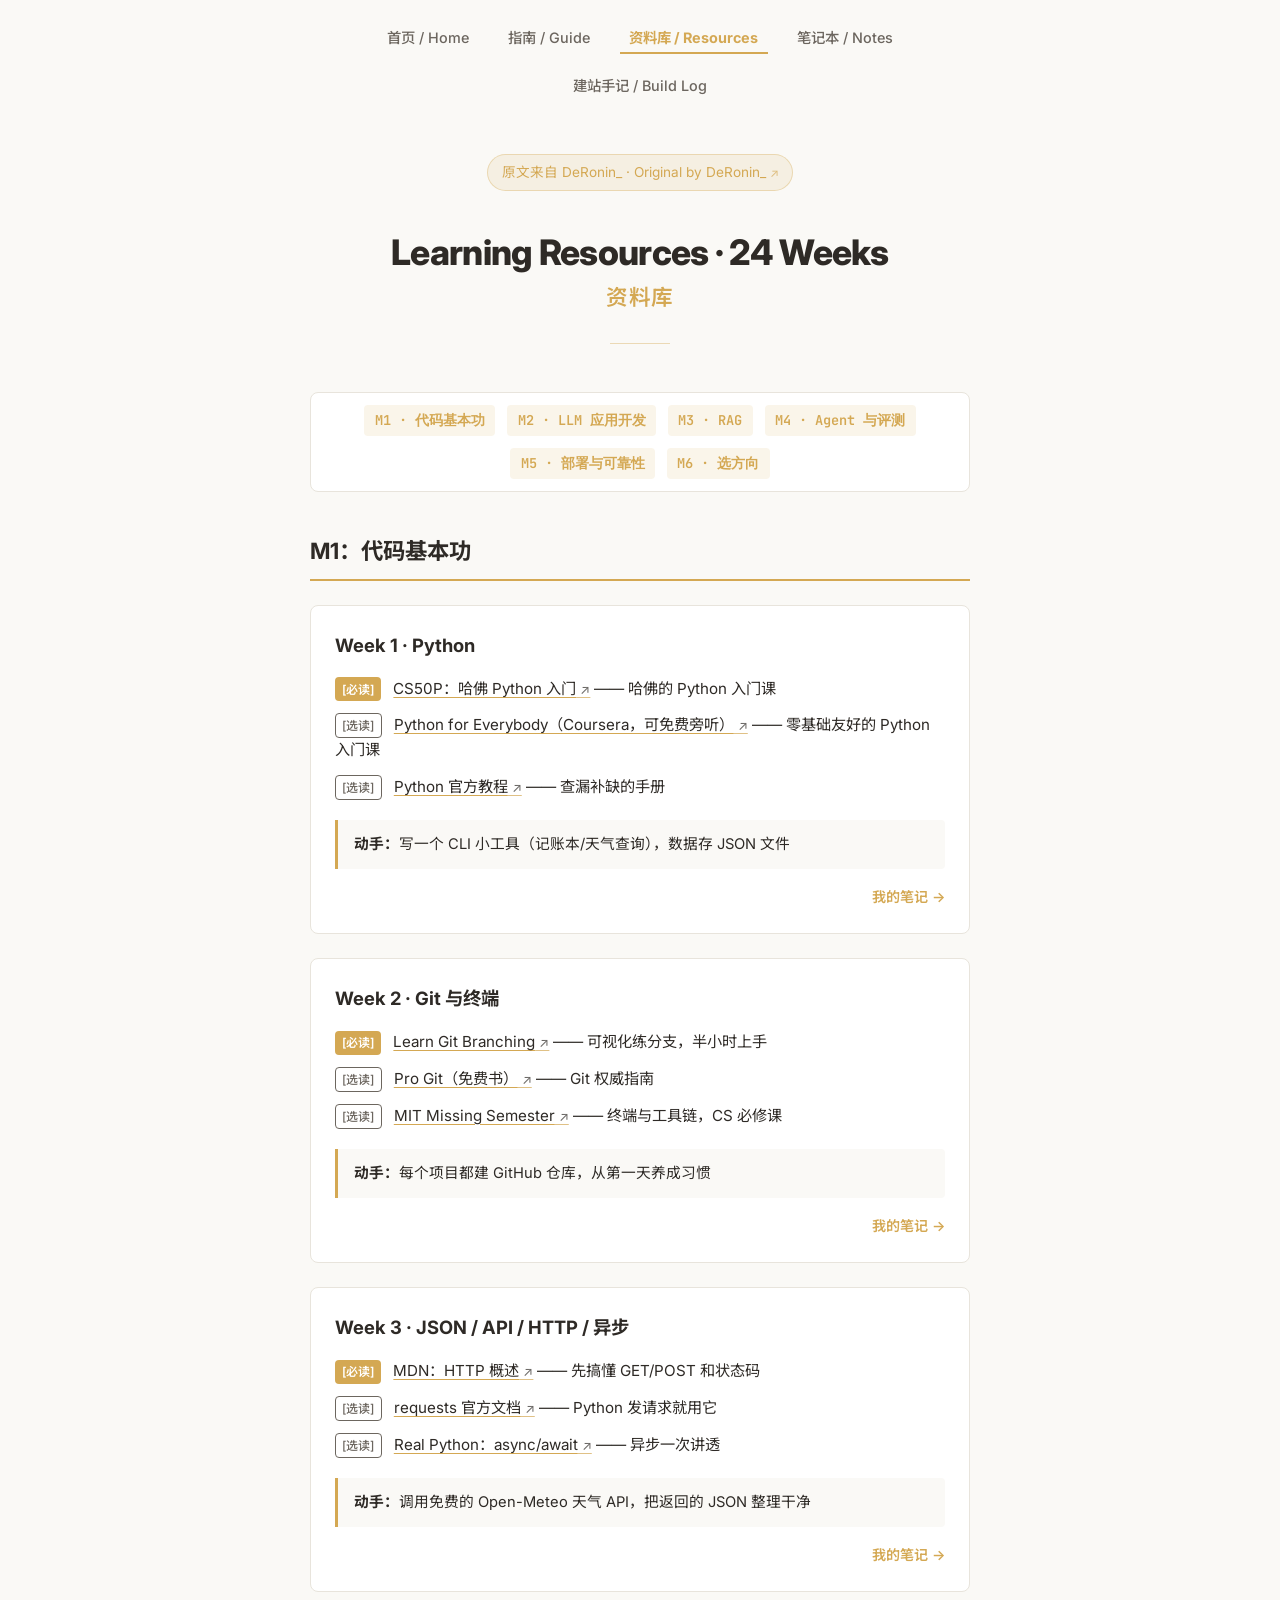
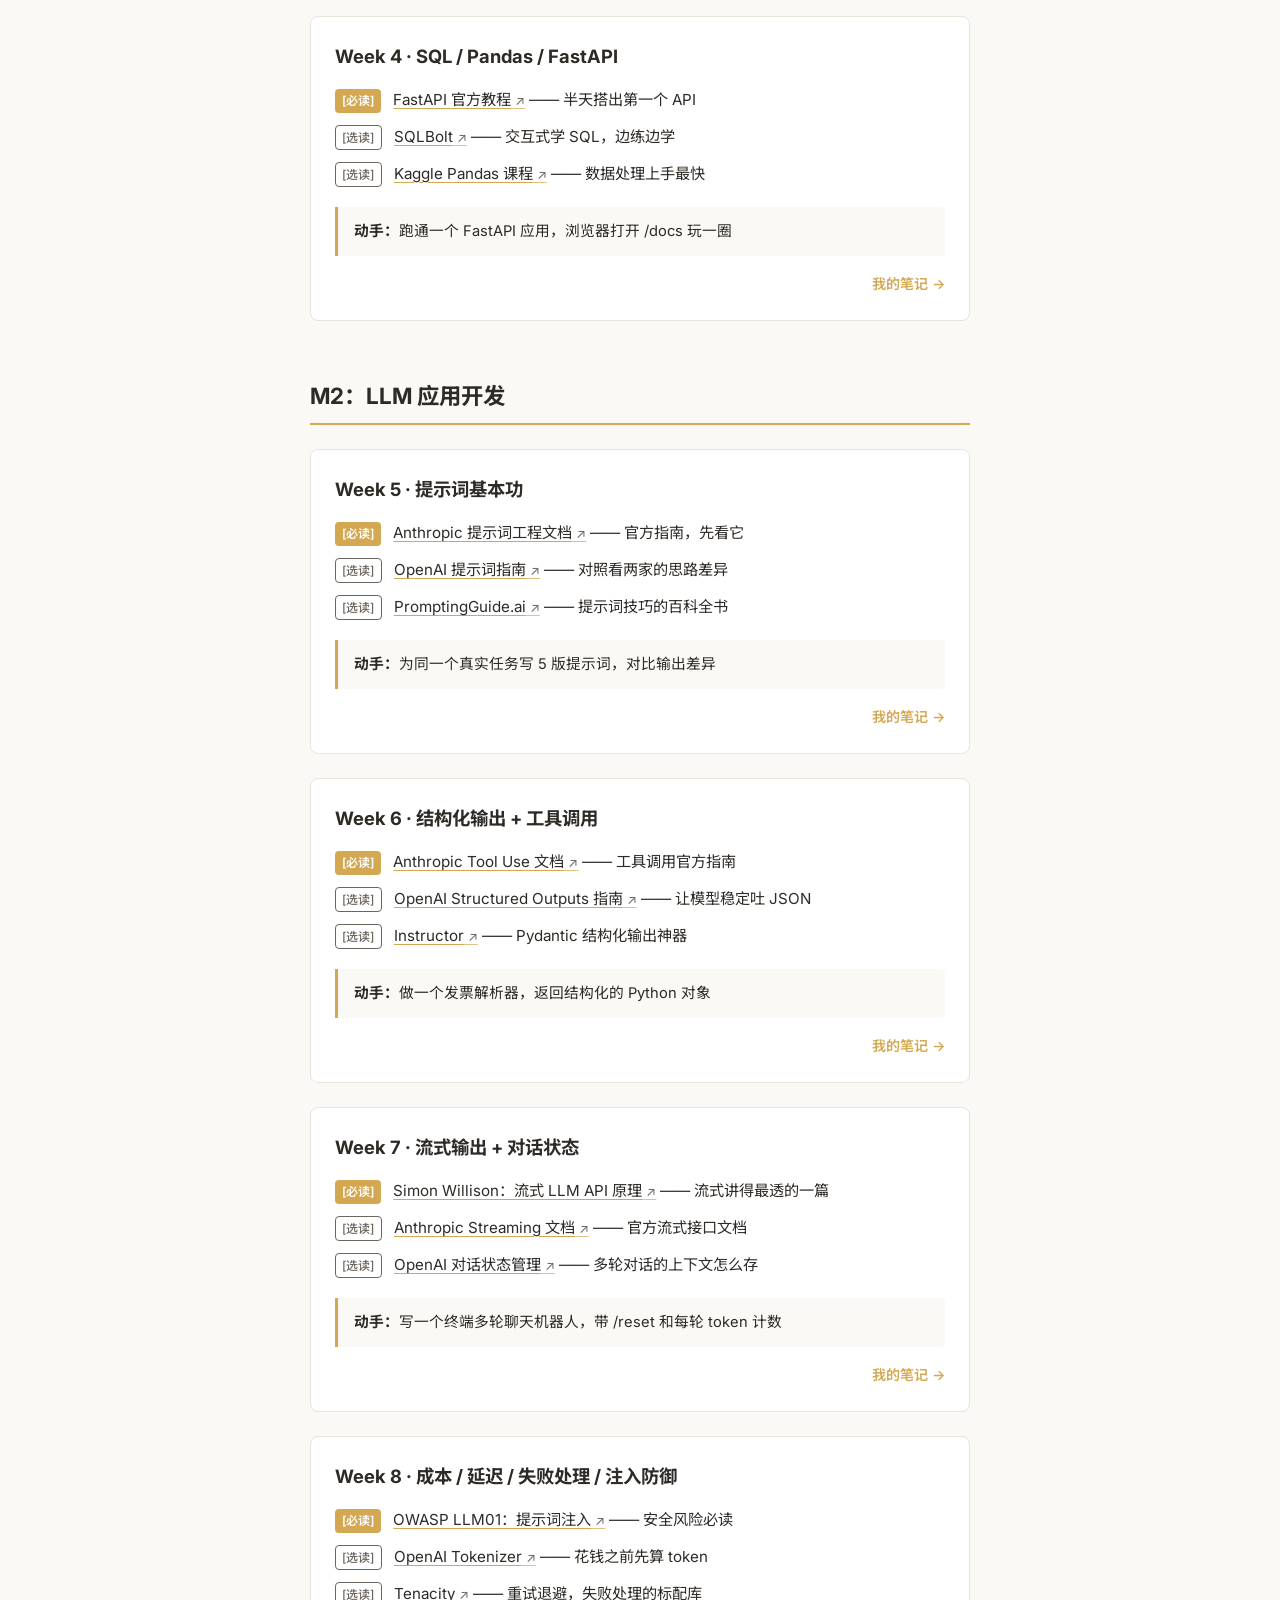
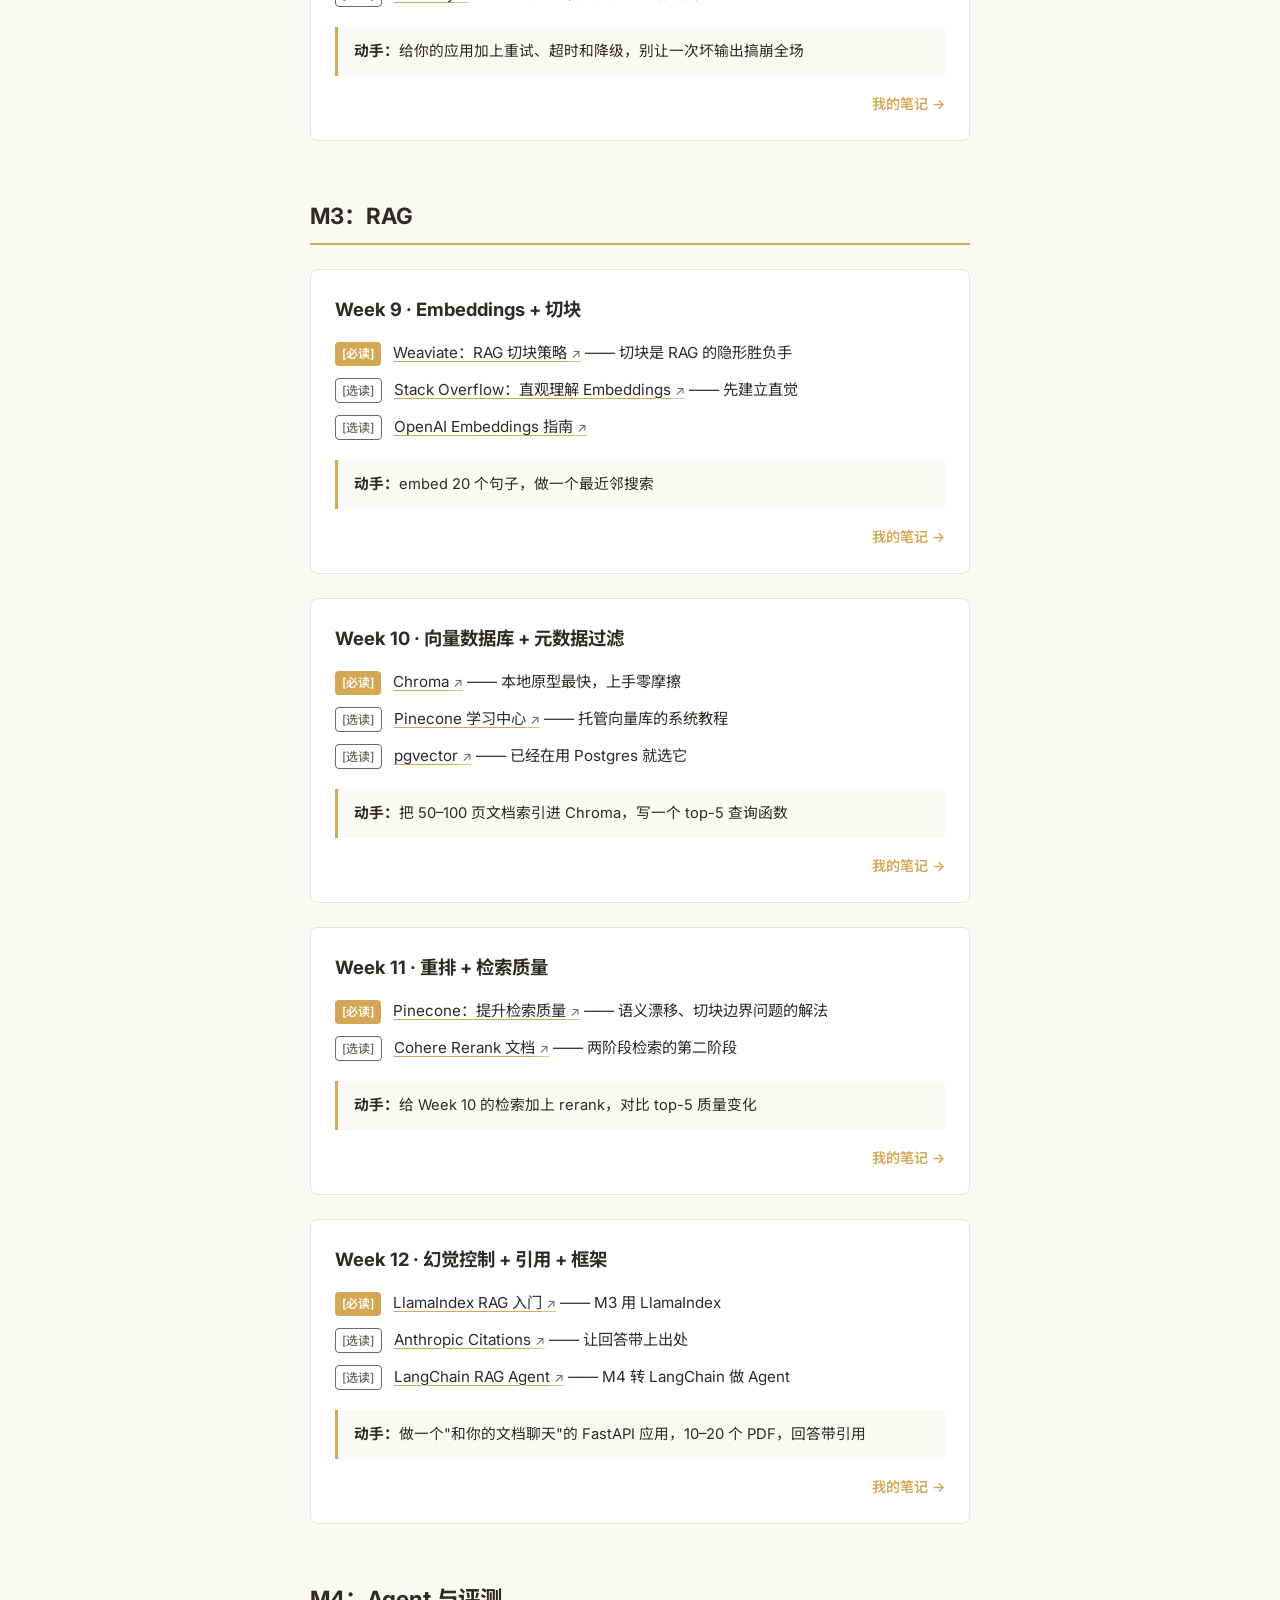
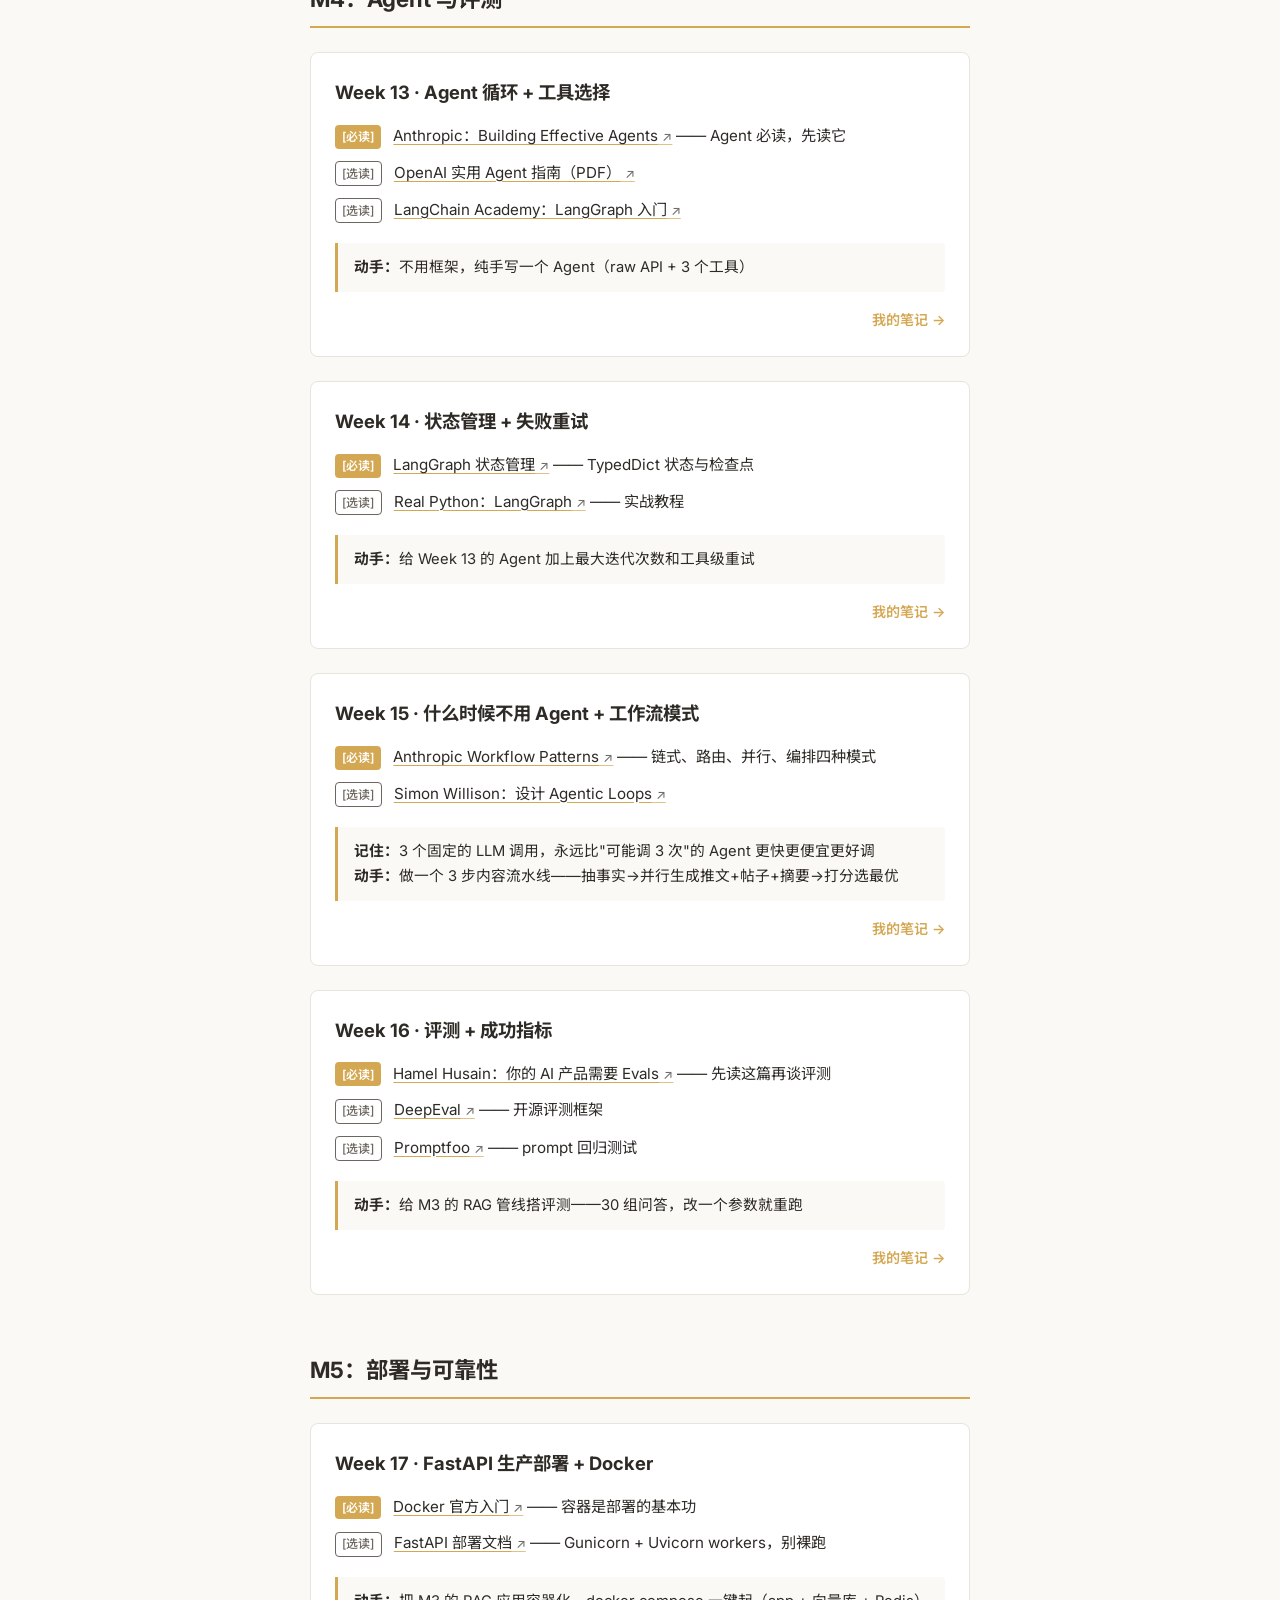
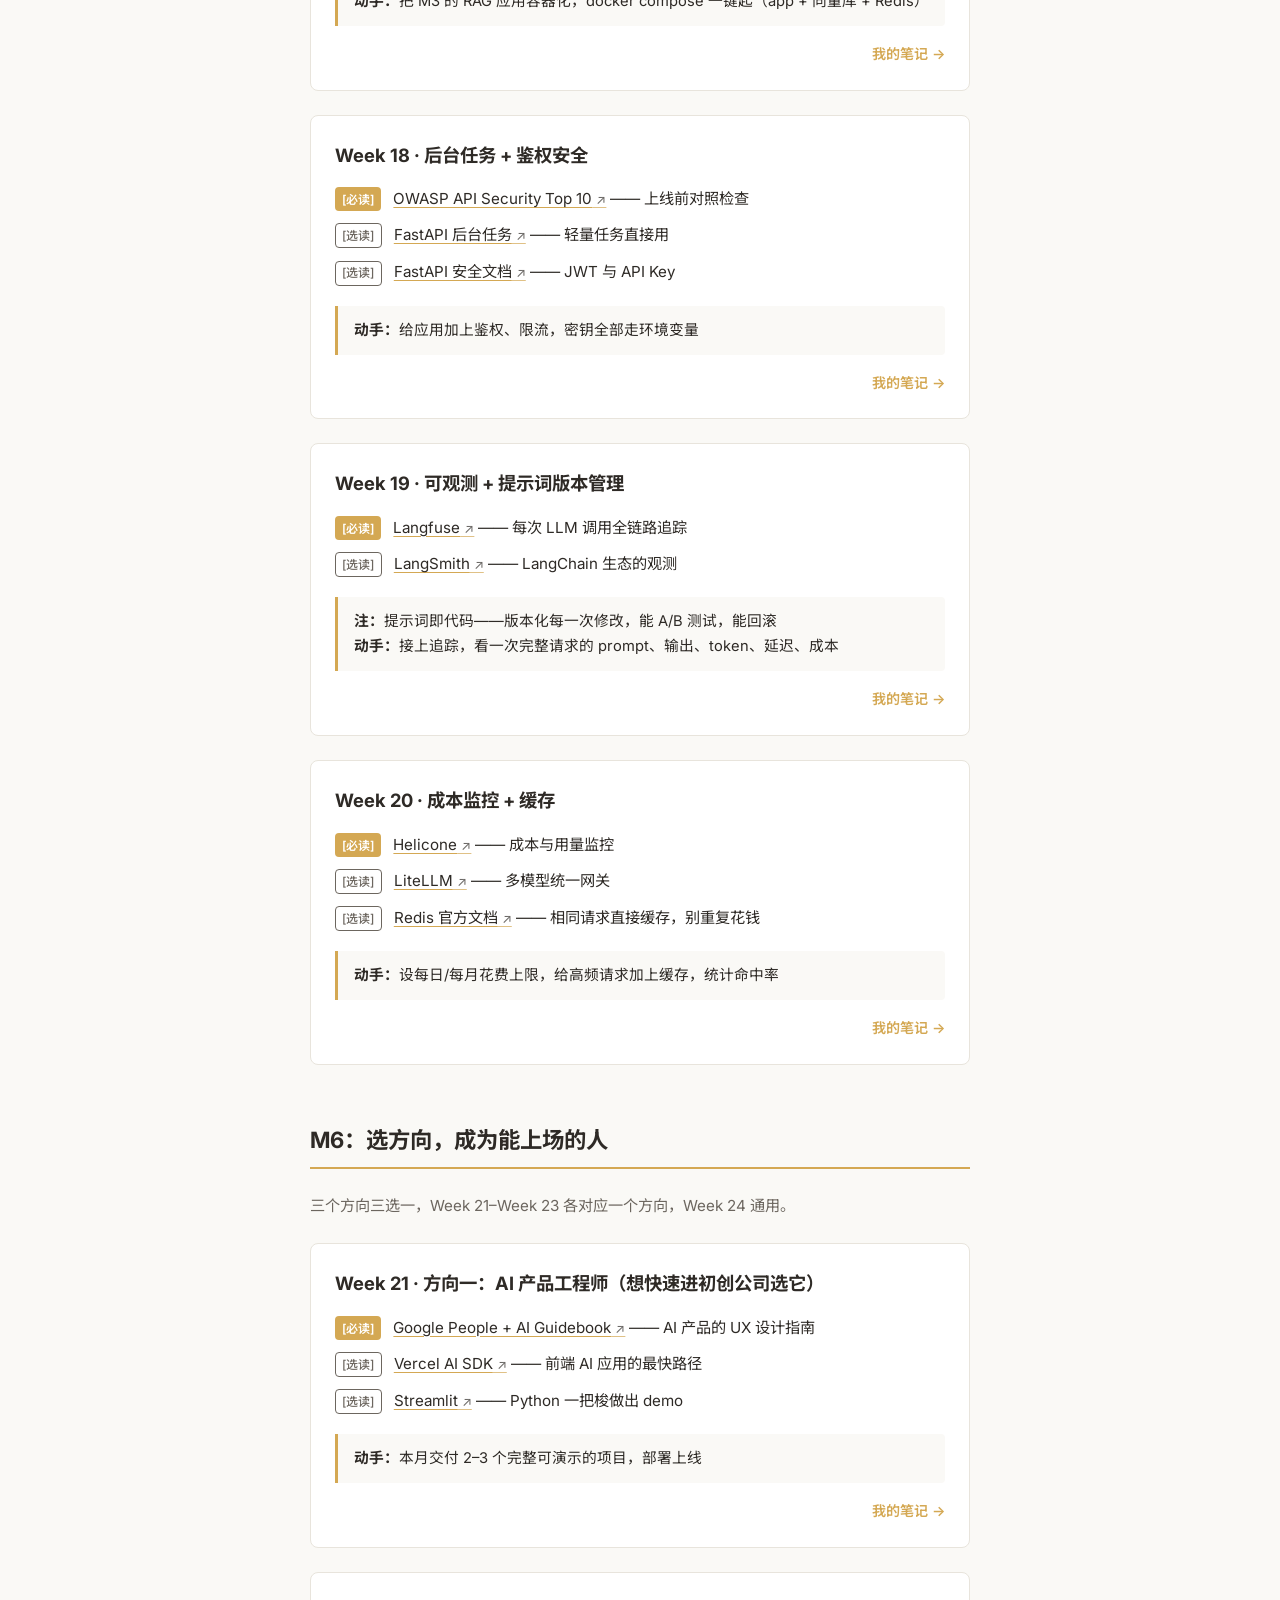
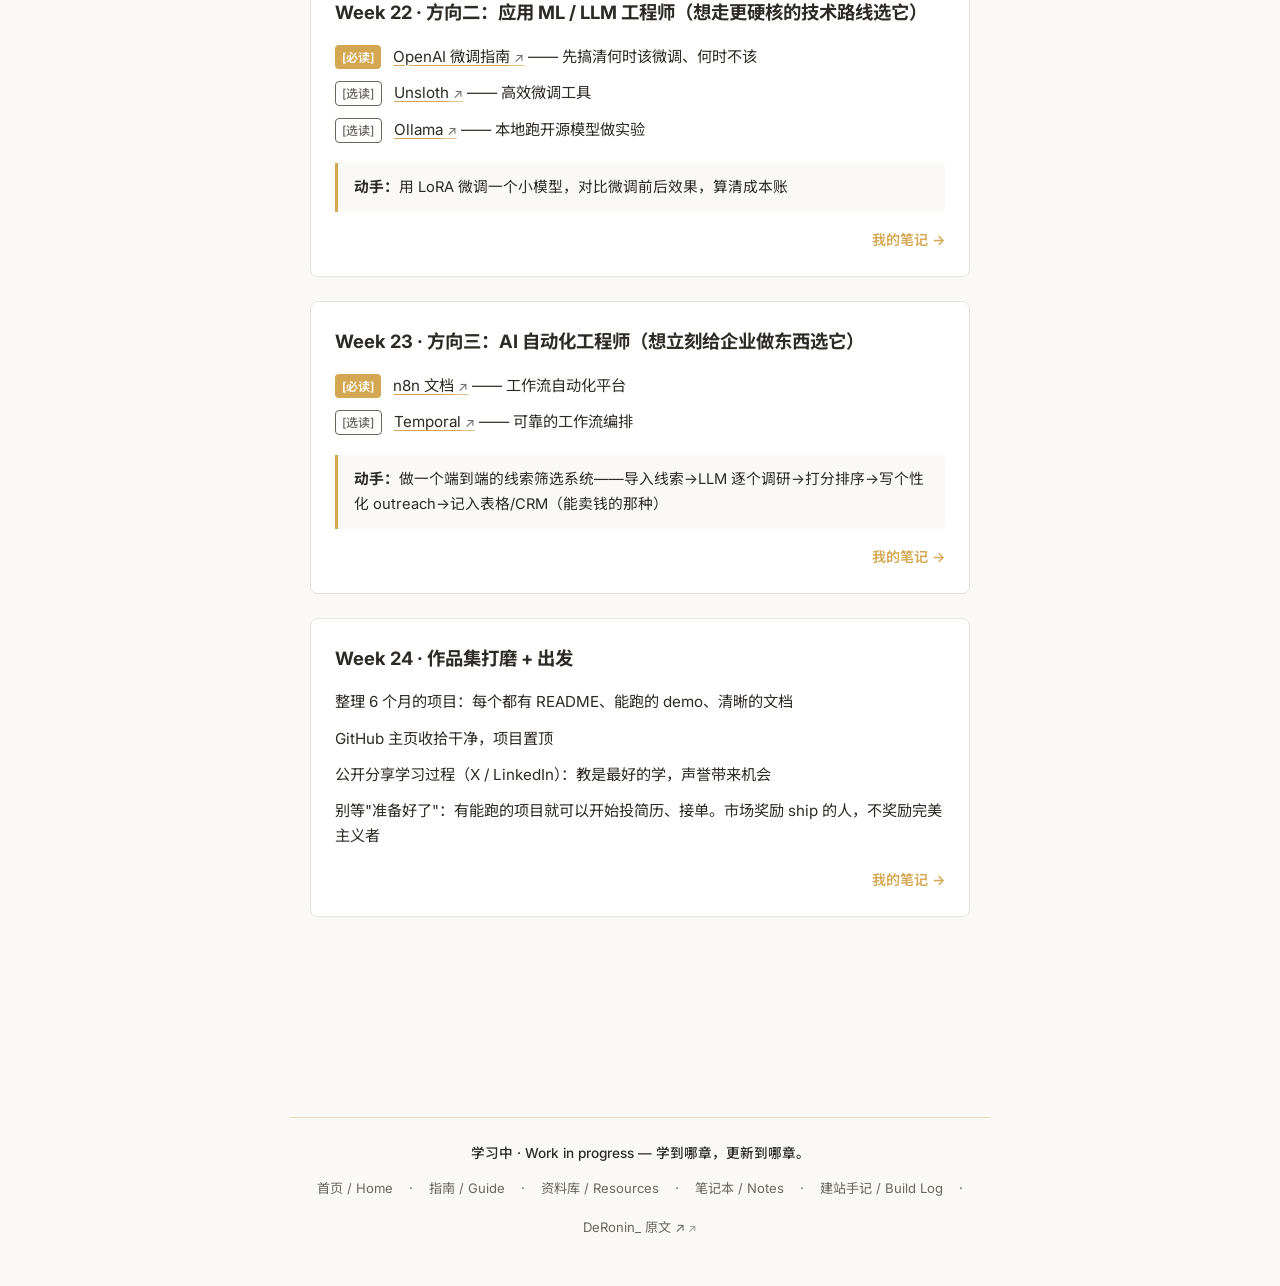
<file: resources.html>
<!DOCTYPE html>
<html lang="zh-CN">
<head>
    <meta charset="UTF-8">
    <meta name="viewport" content="width=device-width, initial-scale=1.0">
    <title>资料库 · 24 周 — DeRonin 六个月中文实战站</title>
    <meta name="description" content="DeRonin 六个月 AI 工程师路线图配套的 24 周学习资料库，涵盖必读与选读资源及每周动手任务。">
    
    <!-- Open Graph Tags -->
    <meta property="og:title" content="资料库 · 24 周 — DeRonin 六个月中文实战站">
    <meta property="og:description" content="DeRonin 六个月 AI 工程师路线图配套的 24 周学习资料库，涵盖必读与选读资源及每周动手任务。">
    <meta property="og:type" content="website">
    <meta property="og:image" content="og-cover.png">

    <link rel="stylesheet" href="styles.css">
</head>
<body>
    <!-- Top Shared Navigation -->
    <nav class="site-nav" aria-label="Main Navigation">
        <ul class="nav-list">
            <li><a href="index.html" class="nav-link">首页 / Home</a></li>
            <li><a href="guide.html" class="nav-link">指南 / Guide</a></li>
            <li><a href="resources.html" class="nav-link active">资料库 / Resources</a></li>
            <li><a href="notes.html" class="nav-link">笔记本 / Notes</a></li>
            <li><a href="build-log.html" class="nav-link">建站手记 / Build Log</a></li>
        </ul>
    </nav>

    <main class="main-container">
        <!-- Top Source Credit -->
        <div class="top-credit-bar">
            <a href="https://x.com/DeRonin_/status/2033587293064204349" target="_blank" rel="noopener noreferrer" class="credit-badge">
                原文来自 DeRonin_ · Original by DeRonin_
            </a>
        </div>

        <!-- Header -->
        <header class="page-header">
            <h1 class="page-title">
                <span class="title-en">Learning Resources · 24 Weeks</span>
                <span class="title-cn">资料库</span>
            </h1>
            <hr class="header-divider">
        </header>

        <!-- Top M1-M6 Anchor Jump Navigation -->
        <nav class="resources-anchor-nav" aria-label="Month Navigation">
            <a href="#m1">M1 · 代码基本功</a>
            <a href="#m2">M2 · LLM 应用开发</a>
            <a href="#m3">M3 · RAG</a>
            <a href="#m4">M4 · Agent 与评测</a>
            <a href="#m5">M5 · 部署与可靠性</a>
            <a href="#m6">M6 · 选方向</a>
        </nav>

        <!-- MONTH 1 -->
        <section id="m1" class="month-block">
            <h2 class="month-block-title">M1：代码基本功</h2>

            <!-- Week 1 -->
            <article id="week-1" class="week-card">
                <h3 class="week-title">Week 1 · Python</h3>
                <ul class="resource-list">
                    <li class="resource-item"><span class="tag-required">[必读]</span> <a href="https://cs50.harvard.edu/python/" target="_blank" rel="noopener noreferrer">CS50P：哈佛 Python 入门</a> —— 哈佛的 Python 入门课</li>
                    <li class="resource-item"><span class="tag-optional">[选读]</span> <a href="https://www.coursera.org/specializations/python" target="_blank" rel="noopener noreferrer">Python for Everybody（Coursera，可免费旁听）</a> —— 零基础友好的 Python 入门课</li>
                    <li class="resource-item"><span class="tag-optional">[选读]</span> <a href="https://docs.python.org/3/tutorial/" target="_blank" rel="noopener noreferrer">Python 官方教程</a> —— 查漏补缺的手册</li>
                </ul>
                <div class="task-box">
                    <span class="task-label">动手：</span>写一个 CLI 小工具（记账本/天气查询），数据存 JSON 文件
                </div>
                <a href="notes.html#note-1" class="week-note-link">我的笔记 →</a>
            </article>

            <!-- Week 2 -->
            <article id="week-2" class="week-card">
                <h3 class="week-title">Week 2 · Git 与终端</h3>
                <ul class="resource-list">
                    <li class="resource-item"><span class="tag-required">[必读]</span> <a href="https://learngitbranching.js.org/" target="_blank" rel="noopener noreferrer">Learn Git Branching</a> —— 可视化练分支，半小时上手</li>
                    <li class="resource-item"><span class="tag-optional">[选读]</span> <a href="https://git-scm.com/book/en/v2" target="_blank" rel="noopener noreferrer">Pro Git（免费书）</a> —— Git 权威指南</li>
                    <li class="resource-item"><span class="tag-optional">[选读]</span> <a href="https://missing.csail.mit.edu/" target="_blank" rel="noopener noreferrer">MIT Missing Semester</a> —— 终端与工具链，CS 必修课</li>
                </ul>
                <div class="task-box">
                    <span class="task-label">动手：</span>每个项目都建 GitHub 仓库，从第一天养成习惯
                </div>
                <a href="notes.html#note-2" class="week-note-link">我的笔记 →</a>
            </article>

            <!-- Week 3 -->
            <article id="week-3" class="week-card">
                <h3 class="week-title">Week 3 · JSON / API / HTTP / 异步</h3>
                <ul class="resource-list">
                    <li class="resource-item"><span class="tag-required">[必读]</span> <a href="https://developer.mozilla.org/en-US/docs/Web/HTTP/Overview" target="_blank" rel="noopener noreferrer">MDN：HTTP 概述</a> —— 先搞懂 GET/POST 和状态码</li>
                    <li class="resource-item"><span class="tag-optional">[选读]</span> <a href="https://requests.readthedocs.io/en/latest/" target="_blank" rel="noopener noreferrer">requests 官方文档</a> —— Python 发请求就用它</li>
                    <li class="resource-item"><span class="tag-optional">[选读]</span> <a href="https://realpython.com/async-io-python/" target="_blank" rel="noopener noreferrer">Real Python：async/await</a> —— 异步一次讲透</li>
                </ul>
                <div class="task-box">
                    <span class="task-label">动手：</span>调用免费的 Open-Meteo 天气 API，把返回的 JSON 整理干净
                </div>
                <a href="notes.html#note-3" class="week-note-link">我的笔记 →</a>
            </article>

            <!-- Week 4 -->
            <article id="week-4" class="week-card">
                <h3 class="week-title">Week 4 · SQL / Pandas / FastAPI</h3>
                <ul class="resource-list">
                    <li class="resource-item"><span class="tag-required">[必读]</span> <a href="https://fastapi.tiangolo.com/tutorial/" target="_blank" rel="noopener noreferrer">FastAPI 官方教程</a> —— 半天搭出第一个 API</li>
                    <li class="resource-item"><span class="tag-optional">[选读]</span> <a href="https://sqlbolt.com/" target="_blank" rel="noopener noreferrer">SQLBolt</a> —— 交互式学 SQL，边练边学</li>
                    <li class="resource-item"><span class="tag-optional">[选读]</span> <a href="https://www.kaggle.com/learn/pandas" target="_blank" rel="noopener noreferrer">Kaggle Pandas 课程</a> —— 数据处理上手最快</li>
                </ul>
                <div class="task-box">
                    <span class="task-label">动手：</span>跑通一个 FastAPI 应用，浏览器打开 /docs 玩一圈
                </div>
                <a href="notes.html#note-4" class="week-note-link">我的笔记 →</a>
            </article>
        </section>

        <!-- MONTH 2 -->
        <section id="m2" class="month-block">
            <h2 class="month-block-title">M2：LLM 应用开发</h2>

            <!-- Week 5 -->
            <article id="week-5" class="week-card">
                <h3 class="week-title">Week 5 · 提示词基本功</h3>
                <ul class="resource-list">
                    <li class="resource-item"><span class="tag-required">[必读]</span> <a href="https://docs.anthropic.com/en/docs/build-with-claude/prompt-engineering/overview" target="_blank" rel="noopener noreferrer">Anthropic 提示词工程文档</a> —— 官方指南，先看它</li>
                    <li class="resource-item"><span class="tag-optional">[选读]</span> <a href="https://platform.openai.com/docs/guides/prompt-engineering" target="_blank" rel="noopener noreferrer">OpenAI 提示词指南</a> —— 对照看两家的思路差异</li>
                    <li class="resource-item"><span class="tag-optional">[选读]</span> <a href="https://www.promptingguide.ai/" target="_blank" rel="noopener noreferrer">PromptingGuide.ai</a> —— 提示词技巧的百科全书</li>
                </ul>
                <div class="task-box">
                    <span class="task-label">动手：</span>为同一个真实任务写 5 版提示词，对比输出差异
                </div>
                <a href="notes.html#note-5" class="week-note-link">我的笔记 →</a>
            </article>

            <!-- Week 6 -->
            <article id="week-6" class="week-card">
                <h3 class="week-title">Week 6 · 结构化输出 + 工具调用</h3>
                <ul class="resource-list">
                    <li class="resource-item"><span class="tag-required">[必读]</span> <a href="https://docs.anthropic.com/en/docs/build-with-claude/tool-use" target="_blank" rel="noopener noreferrer">Anthropic Tool Use 文档</a> —— 工具调用官方指南</li>
                    <li class="resource-item"><span class="tag-optional">[选读]</span> <a href="https://platform.openai.com/docs/guides/structured-outputs" target="_blank" rel="noopener noreferrer">OpenAI Structured Outputs 指南</a> —— 让模型稳定吐 JSON</li>
                    <li class="resource-item"><span class="tag-optional">[选读]</span> <a href="https://python.useinstructor.com/" target="_blank" rel="noopener noreferrer">Instructor</a> —— Pydantic 结构化输出神器</li>
                </ul>
                <div class="task-box">
                    <span class="task-label">动手：</span>做一个发票解析器，返回结构化的 Python 对象
                </div>
                <a href="notes.html#note-6" class="week-note-link">我的笔记 →</a>
            </article>

            <!-- Week 7 -->
            <article id="week-7" class="week-card">
                <h3 class="week-title">Week 7 · 流式输出 + 对话状态</h3>
                <ul class="resource-list">
                    <li class="resource-item"><span class="tag-required">[必读]</span> <a href="https://til.simonwillison.net/llms/streaming-llm-apis" target="_blank" rel="noopener noreferrer">Simon Willison：流式 LLM API 原理</a> —— 流式讲得最透的一篇</li>
                    <li class="resource-item"><span class="tag-optional">[选读]</span> <a href="https://docs.anthropic.com/en/api/messages-streaming" target="_blank" rel="noopener noreferrer">Anthropic Streaming 文档</a> —— 官方流式接口文档</li>
                    <li class="resource-item"><span class="tag-optional">[选读]</span> <a href="https://platform.openai.com/docs/guides/conversation-state" target="_blank" rel="noopener noreferrer">OpenAI 对话状态管理</a> —— 多轮对话的上下文怎么存</li>
                </ul>
                <div class="task-box">
                    <span class="task-label">动手：</span>写一个终端多轮聊天机器人，带 /reset 和每轮 token 计数
                </div>
                <a href="notes.html#note-7" class="week-note-link">我的笔记 →</a>
            </article>

            <!-- Week 8 -->
            <article id="week-8" class="week-card">
                <h3 class="week-title">Week 8 · 成本 / 延迟 / 失败处理 / 注入防御</h3>
                <ul class="resource-list">
                    <li class="resource-item"><span class="tag-required">[必读]</span> <a href="https://genai.owasp.org/llmrisk/llm01-prompt-injection/" target="_blank" rel="noopener noreferrer">OWASP LLM01：提示词注入</a> —— 安全风险必读</li>
                    <li class="resource-item"><span class="tag-optional">[选读]</span> <a href="https://platform.openai.com/tokenizer" target="_blank" rel="noopener noreferrer">OpenAI Tokenizer</a> —— 花钱之前先算 token</li>
                    <li class="resource-item"><span class="tag-optional">[选读]</span> <a href="https://tenacity.readthedocs.io/" target="_blank" rel="noopener noreferrer">Tenacity</a> —— 重试退避，失败处理的标配库</li>
                </ul>
                <div class="task-box">
                    <span class="task-label">动手：</span>给你的应用加上重试、超时和降级，别让一次坏输出搞崩全场
                </div>
                <a href="notes.html#note-8" class="week-note-link">我的笔记 →</a>
            </article>
        </section>

        <!-- MONTH 3 -->
        <section id="m3" class="month-block">
            <h2 class="month-block-title">M3：RAG</h2>

            <!-- Week 9 -->
            <article id="week-9" class="week-card">
                <h3 class="week-title">Week 9 · Embeddings + 切块</h3>
                <ul class="resource-list">
                    <li class="resource-item"><span class="tag-required">[必读]</span> <a href="https://weaviate.io/blog/chunking-strategies-for-rag" target="_blank" rel="noopener noreferrer">Weaviate：RAG 切块策略</a> —— 切块是 RAG 的隐形胜负手</li>
                    <li class="resource-item"><span class="tag-optional">[选读]</span> <a href="https://stackoverflow.blog/2023/11/09/an-intuitive-introduction-to-text-embeddings/" target="_blank" rel="noopener noreferrer">Stack Overflow：直观理解 Embeddings</a> —— 先建立直觉</li>
                    <li class="resource-item"><span class="tag-optional">[选读]</span> <a href="https://platform.openai.com/docs/guides/embeddings" target="_blank" rel="noopener noreferrer">OpenAI Embeddings 指南</a></li>
                </ul>
                <div class="task-box">
                    <span class="task-label">动手：</span>embed 20 个句子，做一个最近邻搜索
                </div>
                <a href="notes.html#note-9" class="week-note-link">我的笔记 →</a>
            </article>

            <!-- Week 10 -->
            <article id="week-10" class="week-card">
                <h3 class="week-title">Week 10 · 向量数据库 + 元数据过滤</h3>
                <ul class="resource-list">
                    <li class="resource-item"><span class="tag-required">[必读]</span> <a href="https://docs.trychroma.com/" target="_blank" rel="noopener noreferrer">Chroma</a> —— 本地原型最快，上手零摩擦</li>
                    <li class="resource-item"><span class="tag-optional">[选读]</span> <a href="https://www.pinecone.io/learn/" target="_blank" rel="noopener noreferrer">Pinecone 学习中心</a> —— 托管向量库的系统教程</li>
                    <li class="resource-item"><span class="tag-optional">[选读]</span> <a href="https://github.com/pgvector/pgvector" target="_blank" rel="noopener noreferrer">pgvector</a> —— 已经在用 Postgres 就选它</li>
                </ul>
                <div class="task-box">
                    <span class="task-label">动手：</span>把 50–100 页文档索引进 Chroma，写一个 top-5 查询函数
                </div>
                <a href="notes.html#note-10" class="week-note-link">我的笔记 →</a>
            </article>

            <!-- Week 11 -->
            <article id="week-11" class="week-card">
                <h3 class="week-title">Week 11 · 重排 + 检索质量</h3>
                <ul class="resource-list">
                    <li class="resource-item"><span class="tag-required">[必读]</span> <a href="https://www.pinecone.io/learn/retrieval-augmented-generation/#retrieval-quality" target="_blank" rel="noopener noreferrer">Pinecone：提升检索质量</a> —— 语义漂移、切块边界问题的解法</li>
                    <li class="resource-item"><span class="tag-optional">[选读]</span> <a href="https://docs.cohere.com/docs/reranking-with-cohere" target="_blank" rel="noopener noreferrer">Cohere Rerank 文档</a> —— 两阶段检索的第二阶段</li>
                </ul>
                <div class="task-box">
                    <span class="task-label">动手：</span>给 Week 10 的检索加上 rerank，对比 top-5 质量变化
                </div>
                <a href="notes.html#note-11" class="week-note-link">我的笔记 →</a>
            </article>

            <!-- Week 12 -->
            <article id="week-12" class="week-card">
                <h3 class="week-title">Week 12 · 幻觉控制 + 引用 + 框架</h3>
                <ul class="resource-list">
                    <li class="resource-item"><span class="tag-required">[必读]</span> <a href="https://developers.llamaindex.ai/python/framework/understanding/rag/" target="_blank" rel="noopener noreferrer">LlamaIndex RAG 入门</a> —— M3 用 LlamaIndex</li>
                    <li class="resource-item"><span class="tag-optional">[选读]</span> <a href="https://docs.anthropic.com/en/docs/build-with-claude/citations" target="_blank" rel="noopener noreferrer">Anthropic Citations</a> —— 让回答带上出处</li>
                    <li class="resource-item"><span class="tag-optional">[选读]</span> <a href="https://docs.langchain.com/oss/python/langchain/rag" target="_blank" rel="noopener noreferrer">LangChain RAG Agent</a> —— M4 转 LangChain 做 Agent</li>
                </ul>
                <div class="task-box">
                    <span class="task-label">动手：</span>做一个"和你的文档聊天"的 FastAPI 应用，10–20 个 PDF，回答带引用
                </div>
                <a href="notes.html#note-12" class="week-note-link">我的笔记 →</a>
            </article>
        </section>

        <!-- MONTH 4 -->
        <section id="m4" class="month-block">
            <h2 class="month-block-title">M4：Agent 与评测</h2>

            <!-- Week 13 -->
            <article id="week-13" class="week-card">
                <h3 class="week-title">Week 13 · Agent 循环 + 工具选择</h3>
                <ul class="resource-list">
                    <li class="resource-item"><span class="tag-required">[必读]</span> <a href="https://www.anthropic.com/research/building-effective-agents" target="_blank" rel="noopener noreferrer">Anthropic：Building Effective Agents</a> —— Agent 必读，先读它</li>
                    <li class="resource-item"><span class="tag-optional">[选读]</span> <a href="https://cdn.openai.com/business-guides-and-resources/a-practical-guide-to-building-agents.pdf" target="_blank" rel="noopener noreferrer">OpenAI 实用 Agent 指南（PDF）</a></li>
                    <li class="resource-item"><span class="tag-optional">[选读]</span> <a href="https://academy.langchain.com/courses/intro-to-langgraph" target="_blank" rel="noopener noreferrer">LangChain Academy：LangGraph 入门</a></li>
                </ul>
                <div class="task-box">
                    <span class="task-label">动手：</span>不用框架，纯手写一个 Agent（raw API + 3 个工具）
                </div>
                <a href="notes.html#note-13" class="week-note-link">我的笔记 →</a>
            </article>

            <!-- Week 14 -->
            <article id="week-14" class="week-card">
                <h3 class="week-title">Week 14 · 状态管理 + 失败重试</h3>
                <ul class="resource-list">
                    <li class="resource-item"><span class="tag-required">[必读]</span> <a href="https://langchain-ai.github.io/langgraph/concepts/low_level/#state" target="_blank" rel="noopener noreferrer">LangGraph 状态管理</a> —— TypedDict 状态与检查点</li>
                    <li class="resource-item"><span class="tag-optional">[选读]</span> <a href="https://realpython.com/langgraph-python/" target="_blank" rel="noopener noreferrer">Real Python：LangGraph</a> —— 实战教程</li>
                </ul>
                <div class="task-box">
                    <span class="task-label">动手：</span>给 Week 13 的 Agent 加上最大迭代次数和工具级重试
                </div>
                <a href="notes.html#note-14" class="week-note-link">我的笔记 →</a>
            </article>

            <!-- Week 15 -->
            <article id="week-15" class="week-card">
                <h3 class="week-title">Week 15 · 什么时候不用 Agent + 工作流模式</h3>
                <ul class="resource-list">
                    <li class="resource-item"><span class="tag-required">[必读]</span> <a href="https://www.anthropic.com/research/building-effective-agents#workflow-patterns" target="_blank" rel="noopener noreferrer">Anthropic Workflow Patterns</a> —— 链式、路由、并行、编排四种模式</li>
                    <li class="resource-item"><span class="tag-optional">[选读]</span> <a href="https://simonwillison.net/2025/Sep/30/designing-agentic-loops/" target="_blank" rel="noopener noreferrer">Simon Willison：设计 Agentic Loops</a></li>
                </ul>
                <div class="task-box">
                    <span class="task-label">记住：</span>3 个固定的 LLM 调用，永远比"可能调 3 次"的 Agent 更快更便宜更好调<br>
                    <span class="task-label">动手：</span>做一个 3 步内容流水线——抽事实→并行生成推文+帖子+摘要→打分选最优
                </div>
                <a href="notes.html#note-15" class="week-note-link">我的笔记 →</a>
            </article>

            <!-- Week 16 -->
            <article id="week-16" class="week-card">
                <h3 class="week-title">Week 16 · 评测 + 成功指标</h3>
                <ul class="resource-list">
                    <li class="resource-item"><span class="tag-required">[必读]</span> <a href="https://hamel.dev/blog/posts/evals/" target="_blank" rel="noopener noreferrer">Hamel Husain：你的 AI 产品需要 Evals</a> —— 先读这篇再谈评测</li>
                    <li class="resource-item"><span class="tag-optional">[选读]</span> <a href="https://deepeval.com/docs/getting-started" target="_blank" rel="noopener noreferrer">DeepEval</a> —— 开源评测框架</li>
                    <li class="resource-item"><span class="tag-optional">[选读]</span> <a href="https://github.com/promptfoo/promptfoo" target="_blank" rel="noopener noreferrer">Promptfoo</a> —— prompt 回归测试</li>
                </ul>
                <div class="task-box">
                    <span class="task-label">动手：</span>给 M3 的 RAG 管线搭评测——30 组问答，改一个参数就重跑
                </div>
                <a href="notes.html#note-16" class="week-note-link">我的笔记 →</a>
            </article>
        </section>

        <!-- MONTH 5 -->
        <section id="m5" class="month-block">
            <h2 class="month-block-title">M5：部署与可靠性</h2>

            <!-- Week 17 -->
            <article id="week-17" class="week-card">
                <h3 class="week-title">Week 17 · FastAPI 生产部署 + Docker</h3>
                <ul class="resource-list">
                    <li class="resource-item"><span class="tag-required">[必读]</span> <a href="https://docs.docker.com/get-started/" target="_blank" rel="noopener noreferrer">Docker 官方入门</a> —— 容器是部署的基本功</li>
                    <li class="resource-item"><span class="tag-optional">[选读]</span> <a href="https://fastapi.tiangolo.com/deployment/" target="_blank" rel="noopener noreferrer">FastAPI 部署文档</a> —— Gunicorn + Uvicorn workers，别裸跑</li>
                </ul>
                <div class="task-box">
                    <span class="task-label">动手：</span>把 M3 的 RAG 应用容器化，docker compose 一键起（app + 向量库 + Redis）
                </div>
                <a href="notes.html#note-17" class="week-note-link">我的笔记 →</a>
            </article>

            <!-- Week 18 -->
            <article id="week-18" class="week-card">
                <h3 class="week-title">Week 18 · 后台任务 + 鉴权安全</h3>
                <ul class="resource-list">
                    <li class="resource-item"><span class="tag-required">[必读]</span> <a href="https://owasp.org/API-Security/" target="_blank" rel="noopener noreferrer">OWASP API Security Top 10</a> —— 上线前对照检查</li>
                    <li class="resource-item"><span class="tag-optional">[选读]</span> <a href="https://fastapi.tiangolo.com/tutorial/background-tasks/" target="_blank" rel="noopener noreferrer">FastAPI 后台任务</a> —— 轻量任务直接用</li>
                    <li class="resource-item"><span class="tag-optional">[选读]</span> <a href="https://fastapi.tiangolo.com/tutorial/security/" target="_blank" rel="noopener noreferrer">FastAPI 安全文档</a> —— JWT 与 API Key</li>
                </ul>
                <div class="task-box">
                    <span class="task-label">动手：</span>给应用加上鉴权、限流，密钥全部走环境变量
                </div>
                <a href="notes.html#note-18" class="week-note-link">我的笔记 →</a>
            </article>

            <!-- Week 19 -->
            <article id="week-19" class="week-card">
                <h3 class="week-title">Week 19 · 可观测 + 提示词版本管理</h3>
                <ul class="resource-list">
                    <li class="resource-item"><span class="tag-required">[必读]</span> <a href="https://langfuse.com/docs/observability/overview" target="_blank" rel="noopener noreferrer">Langfuse</a> —— 每次 LLM 调用全链路追踪</li>
                    <li class="resource-item"><span class="tag-optional">[选读]</span> <a href="https://smith.langchain.com/" target="_blank" rel="noopener noreferrer">LangSmith</a> —— LangChain 生态的观测</li>
                </ul>
                <div class="task-box">
                    <span class="task-label">注：</span>提示词即代码——版本化每一次修改，能 A/B 测试，能回滚<br>
                    <span class="task-label">动手：</span>接上追踪，看一次完整请求的 prompt、输出、token、延迟、成本
                </div>
                <a href="notes.html#note-19" class="week-note-link">我的笔记 →</a>
            </article>

            <!-- Week 20 -->
            <article id="week-20" class="week-card">
                <h3 class="week-title">Week 20 · 成本监控 + 缓存</h3>
                <ul class="resource-list">
                    <li class="resource-item"><span class="tag-required">[必读]</span> <a href="https://www.helicone.ai/" target="_blank" rel="noopener noreferrer">Helicone</a> —— 成本与用量监控</li>
                    <li class="resource-item"><span class="tag-optional">[选读]</span> <a href="https://github.com/BerriAI/litellm" target="_blank" rel="noopener noreferrer">LiteLLM</a> —— 多模型统一网关</li>
                    <li class="resource-item"><span class="tag-optional">[选读]</span> <a href="https://redis.io/docs/" target="_blank" rel="noopener noreferrer">Redis 官方文档</a> —— 相同请求直接缓存，别重复花钱</li>
                </ul>
                <div class="task-box">
                    <span class="task-label">动手：</span>设每日/每月花费上限，给高频请求加上缓存，统计命中率
                </div>
                <a href="notes.html#note-20" class="week-note-link">我的笔记 →</a>
            </article>
        </section>

        <!-- MONTH 6 -->
        <section id="m6" class="month-block">
            <h2 class="month-block-title">M6：选方向，成为能上场的人</h2>
            <p style="margin-bottom: 1.5rem; color: var(--text-muted); font-size: 0.95rem;">三个方向三选一，Week 21–Week 23 各对应一个方向，Week 24 通用。</p>

            <!-- Week 21 -->
            <article id="week-21" class="week-card">
                <h3 class="week-title">Week 21 · 方向一：AI 产品工程师（想快速进初创公司选它）</h3>
                <ul class="resource-list">
                    <li class="resource-item"><span class="tag-required">[必读]</span> <a href="https://pair.withgoogle.com/guidebook/" target="_blank" rel="noopener noreferrer">Google People + AI Guidebook</a> —— AI 产品的 UX 设计指南</li>
                    <li class="resource-item"><span class="tag-optional">[选读]</span> <a href="https://sdk.vercel.ai/docs" target="_blank" rel="noopener noreferrer">Vercel AI SDK</a> —— 前端 AI 应用的最快路径</li>
                    <li class="resource-item"><span class="tag-optional">[选读]</span> <a href="https://docs.streamlit.io/" target="_blank" rel="noopener noreferrer">Streamlit</a> —— Python 一把梭做出 demo</li>
                </ul>
                <div class="task-box">
                    <span class="task-label">动手：</span>本月交付 2–3 个完整可演示的项目，部署上线
                </div>
                <a href="notes.html#note-21" class="week-note-link">我的笔记 →</a>
            </article>

            <!-- Week 22 -->
            <article id="week-22" class="week-card">
                <h3 class="week-title">Week 22 · 方向二：应用 ML / LLM 工程师（想走更硬核的技术路线选它）</h3>
                <ul class="resource-list">
                    <li class="resource-item"><span class="tag-required">[必读]</span> <a href="https://platform.openai.com/docs/guides/fine-tuning" target="_blank" rel="noopener noreferrer">OpenAI 微调指南</a> —— 先搞清何时该微调、何时不该</li>
                    <li class="resource-item"><span class="tag-optional">[选读]</span> <a href="https://github.com/unslothai/unsloth" target="_blank" rel="noopener noreferrer">Unsloth</a> —— 高效微调工具</li>
                    <li class="resource-item"><span class="tag-optional">[选读]</span> <a href="https://ollama.ai/" target="_blank" rel="noopener noreferrer">Ollama</a> —— 本地跑开源模型做实验</li>
                </ul>
                <div class="task-box">
                    <span class="task-label">动手：</span>用 LoRA 微调一个小模型，对比微调前后效果，算清成本账
                </div>
                <a href="notes.html#note-22" class="week-note-link">我的笔记 →</a>
            </article>

            <!-- Week 23 -->
            <article id="week-23" class="week-card">
                <h3 class="week-title">Week 23 · 方向三：AI 自动化工程师（想立刻给企业做东西选它）</h3>
                <ul class="resource-list">
                    <li class="resource-item"><span class="tag-required">[必读]</span> <a href="https://docs.n8n.io/" target="_blank" rel="noopener noreferrer">n8n 文档</a> —— 工作流自动化平台</li>
                    <li class="resource-item"><span class="tag-optional">[选读]</span> <a href="https://docs.temporal.io/" target="_blank" rel="noopener noreferrer">Temporal</a> —— 可靠的工作流编排</li>
                </ul>
                <div class="task-box">
                    <span class="task-label">动手：</span>做一个端到端的线索筛选系统——导入线索→LLM 逐个调研→打分排序→写个性化 outreach→记入表格/CRM（能卖钱的那种）
                </div>
                <a href="notes.html#note-23" class="week-note-link">我的笔记 →</a>
            </article>

            <!-- Week 24 -->
            <article id="week-24" class="week-card">
                <h3 class="week-title">Week 24 · 作品集打磨 + 出发</h3>
                <ul class="resource-list">
                    <li class="resource-item">整理 6 个月的项目：每个都有 README、能跑的 demo、清晰的文档</li>
                    <li class="resource-item">GitHub 主页收拾干净，项目置顶</li>
                    <li class="resource-item">公开分享学习过程（X / LinkedIn）：教是最好的学，声誉带来机会</li>
                    <li class="resource-item">别等"准备好了"：有能跑的项目就可以开始投简历、接单。市场奖励 ship 的人，不奖励完美主义者</li>
                </ul>
                <a href="notes.html#note-24" class="week-note-link">我的笔记 →</a>
            </article>
        </section>
    </main>

    <!-- Shared Slim Footer -->
    <footer class="site-footer">
        <p class="footer-line-1">学习中 · Work in progress — 学到哪章，更新到哪章。</p>
        <div class="footer-line-2">
            <a href="index.html">首页 / Home</a> ·
            <a href="guide.html">指南 / Guide</a> ·
            <a href="resources.html">资料库 / Resources</a> ·
            <a href="notes.html">笔记本 / Notes</a> ·
            <a href="build-log.html">建站手记 / Build Log</a> ·
            <a href="https://x.com/DeRonin_/status/2033587293064204349" target="_blank" rel="noopener noreferrer">DeRonin_ 原文 ↗</a>
        </div>
    </footer>
</body>
</html>
</file>
<file: styles.css>
/* ==========================================================================
   DeRonin 6 Months AI Engineer Chinese Hub - Shared CSS (v2 Complete Edition)
   ========================================================================== */

/* Google Fonts Import */
@import url('https://fonts.googleapis.com/css2?family=Inter:wght@400;500;600;700;800&family=JetBrains+Mono:wght@400;500;600;700&family=Noto+Sans+SC:wght@400;500;700&display=swap');

/* --- Root Variables for Pages 1–4 (Warm Paper Theme) --- */
:root {
  --bg-color: #FAF9F6;
  --text-color: #2E2A26;
  --accent-gold: #D4A853;
  --accent-gold-light: rgba(212, 168, 83, 0.12);
  --accent-gold-border: rgba(212, 168, 83, 0.35);
  --text-muted: #6C665F;
  --border-subtle: #E8E4DC;
  --card-bg: #FFFFFF;

  --font-sans: 'Inter', 'Noto Sans SC', -apple-system, 'PingFang SC', 'Microsoft YaHei', sans-serif;
  --font-mono: 'JetBrains Mono', monospace;

  --max-width-std: 700px;
  --max-width-buildlog: 880px;

  /* Build Log Rust Theme Accent */
  --rust-accent: #B0603C;
}

/* --- Global Reset & Base --- */
*, *::before, *::after {
  box-sizing: border-box;
  margin: 0;
  padding: 0;
}

html {
  font-size: 16px;
  scroll-behavior: smooth;
  -webkit-font-smoothing: antialiased;
  -moz-osx-font-smoothing: grayscale;
}

body {
  background-color: var(--bg-color);
  color: var(--text-color);
  font-family: var(--font-sans);
  line-height: 1.7;
  padding: 0;
  margin: 0;
}

a {
  color: var(--text-color);
  text-decoration: underline;
  text-decoration-color: var(--accent-gold);
  text-underline-offset: 3px;
  transition: color 0.2s ease, text-decoration-color 0.2s ease;
}

a:hover {
  color: var(--accent-gold);
}

a[target="_blank"]::after {
  content: " ↗";
  font-size: 0.85em;
  opacity: 0.7;
}

/* --- Navigation Bar (Shared across all 5 pages) --- */
.site-nav {
  width: 100%;
  max-width: var(--max-width-std);
  margin: 0 auto;
  padding: 1.5rem 1rem;
  display: flex;
  justify-content: center;
  align-items: center;
}

.nav-list {
  list-style: none;
  display: flex;
  gap: 1.25rem;
  flex-wrap: wrap;
  justify-content: center;
  align-items: center;
}

.nav-link {
  font-size: 0.9rem;
  font-weight: 500;
  text-decoration: none;
  color: var(--text-muted);
  padding: 0.35rem 0.6rem;
  border-radius: 4px;
  transition: all 0.2s ease;
}

.nav-link:hover {
  color: var(--text-color);
  background-color: var(--accent-gold-light);
}

.nav-link.active {
  color: var(--accent-gold);
  font-weight: 700;
  border-bottom: 2px solid var(--accent-gold);
  border-radius: 0;
}

/* --- Container for Pages 1–4 --- */
.main-container {
  width: 100%;
  max-width: var(--max-width-std);
  margin: 0 auto;
  padding: 2rem 1.25rem 5rem 1.25rem;
}

/* --- Top Credit Link --- */
.top-credit-bar {
  text-align: center;
  margin-bottom: 2.5rem;
}

.credit-badge {
  display: inline-block;
  font-size: 0.85rem;
  color: var(--accent-gold);
  border: 1px solid var(--accent-gold-border);
  background-color: var(--accent-gold-light);
  padding: 0.35rem 0.85rem;
  border-radius: 20px;
  text-decoration: none;
  transition: all 0.2s ease;
}

.credit-badge:hover {
  background-color: var(--accent-gold);
  color: #FFFFFF;
}

/* --- Header Section (Pages 1–4) --- */
.page-header {
  text-align: center;
  margin-bottom: 3rem;
}

.title-en {
  display: block;
  font-size: 2.2rem;
  font-weight: 800;
  color: var(--text-color);
  line-height: 1.2;
  letter-spacing: -0.02em;
  margin-bottom: 0.35rem;
}

.title-cn {
  display: block;
  font-size: 1.35rem;
  font-weight: 600;
  color: var(--accent-gold);
  letter-spacing: 0.02em;
}

.header-divider {
  border: none;
  height: 1px;
  background-color: var(--accent-gold);
  opacity: 0.4;
  width: 60px;
  margin: 1.75rem auto;
}

/* --- Intro Section --- */
.intro-box {
  background: var(--card-bg);
  border: 1px solid var(--border-subtle);
  border-radius: 8px;
  padding: 1.5rem;
  margin-bottom: 3rem;
  box-shadow: 0 2px 12px rgba(0,0,0,0.02);
}

.intro-box p {
  margin-bottom: 0.75rem;
  font-size: 1rem;
  line-height: 1.7;
}

.intro-box p:last-child {
  margin-bottom: 0;
}

.intro-en {
  color: var(--text-muted);
  font-size: 0.92rem;
}

/* --- Page 1 Entry Cards --- */
.entry-cards-grid {
  display: grid;
  grid-template-columns: repeat(2, 1fr);
  gap: 1.25rem;
  margin-bottom: 3.5rem;
}

.entry-card {
  background: var(--card-bg);
  border: 1px solid var(--border-subtle);
  border-radius: 8px;
  padding: 1.35rem;
  text-decoration: none;
  transition: all 0.2s ease;
  display: flex;
  flex-direction: column;
}

.entry-card:hover {
  border-color: var(--accent-gold);
  transform: translateY(-2px);
  box-shadow: 0 6px 20px rgba(212, 168, 83, 0.1);
}

.entry-card-title {
  font-size: 1.1rem;
  font-weight: 700;
  color: var(--text-color);
  margin-bottom: 0.5rem;
}

.entry-card-title .en-sub {
  font-size: 0.85rem;
  font-weight: 400;
  color: var(--text-muted);
  margin-left: 0.3rem;
}

.entry-card-desc {
  font-size: 0.88rem;
  color: var(--text-muted);
  line-height: 1.5;
  text-decoration: none;
}

/* --- Page 1 Dashboard Month Cards --- */
.dashboard-section {
  margin-top: 2rem;
}

.section-title {
  font-size: 1.4rem;
  font-weight: 700;
  color: var(--text-color);
  margin-bottom: 1.5rem;
  display: flex;
  align-items: center;
  gap: 0.5rem;
}

.section-title::before {
  content: "";
  display: inline-block;
  width: 4px;
  height: 1.2rem;
  background-color: var(--accent-gold);
  border-radius: 2px;
}

.dashboard-grid {
  display: flex;
  flex-direction: column;
  gap: 1.25rem;
}

.dashboard-card {
  background: var(--card-bg);
  border: 1px solid var(--border-subtle);
  border-radius: 8px;
  padding: 1.35rem 1.5rem;
  display: flex;
  flex-direction: column;
  gap: 0.75rem;
}

.dashboard-card-header {
  display: flex;
  justify-content: space-between;
  align-items: center;
  flex-wrap: wrap;
  gap: 0.5rem;
}

.month-label-badge {
  font-family: var(--font-mono);
  font-size: 0.9rem;
  font-weight: 700;
  color: var(--accent-gold);
}

.status-badge {
  font-size: 0.78rem;
  font-weight: 600;
  padding: 0.2rem 0.6rem;
  border-radius: 12px;
  text-transform: uppercase;
}

.status-badge.in-progress {
  background-color: var(--accent-gold);
  color: #FFFFFF;
}

.status-badge.planned {
  background-color: #EFECE6;
  color: var(--text-muted);
}

.dashboard-theme {
  font-size: 1.05rem;
  font-weight: 600;
  color: var(--text-color);
}

.dashboard-links {
  display: flex;
  gap: 1.25rem;
  font-size: 0.88rem;
  margin-top: 0.25rem;
}

.dashboard-links a {
  color: var(--accent-gold);
  font-weight: 500;
}

/* --- Page 2 (Guide) Styling --- */
.guide-section {
  margin-bottom: 2.5rem;
}

.guide-section h2 {
  font-size: 1.25rem;
  font-weight: 700;
  color: var(--text-color);
  margin-bottom: 0.75rem;
  padding-bottom: 0.3rem;
  border-bottom: 1px solid var(--border-subtle);
}

.guide-section p {
  font-size: 0.98rem;
  line-height: 1.75;
  color: var(--text-color);
  margin-bottom: 0.75rem;
}

.guide-section ol, .guide-section ul {
  padding-left: 1.25rem;
  margin-bottom: 0.75rem;
}

.guide-section li {
  margin-bottom: 0.5rem;
  font-size: 0.95rem;
}

/* --- Page 3 (Resources) Styling --- */
.resources-anchor-nav {
  display: flex;
  justify-content: center;
  gap: 0.75rem;
  flex-wrap: wrap;
  margin-bottom: 2.5rem;
  background: var(--card-bg);
  padding: 0.75rem;
  border-radius: 8px;
  border: 1px solid var(--border-subtle);
}

.resources-anchor-nav a {
  font-family: var(--font-mono);
  font-size: 0.85rem;
  font-weight: 600;
  color: var(--accent-gold);
  text-decoration: none;
  padding: 0.25rem 0.65rem;
  border-radius: 4px;
  background-color: var(--accent-gold-light);
}

.resources-anchor-nav a:hover {
  background-color: var(--accent-gold);
  color: #FFFFFF;
}

.month-block {
  margin-bottom: 3.5rem;
}

.month-block-title {
  font-size: 1.4rem;
  font-weight: 700;
  color: var(--text-color);
  margin-bottom: 1.5rem;
  padding-bottom: 0.5rem;
  border-bottom: 2px solid var(--accent-gold);
}

.week-card {
  background: var(--card-bg);
  border: 1px solid var(--border-subtle);
  border-radius: 8px;
  padding: 1.5rem;
  margin-bottom: 1.5rem;
}

.week-title {
  font-size: 1.15rem;
  font-weight: 700;
  color: var(--text-color);
  margin-bottom: 1rem;
}

.resource-list {
  list-style: none;
  margin-bottom: 1.25rem;
  display: flex;
  flex-direction: column;
  gap: 0.75rem;
}

.resource-item {
  font-size: 0.95rem;
  line-height: 1.6;
}

.tag-required {
  background-color: var(--accent-gold);
  color: #FFFFFF;
  font-size: 0.75rem;
  font-weight: 600;
  padding: 0.15rem 0.45rem;
  border-radius: 4px;
  margin-right: 0.5rem;
  display: inline-block;
}

.tag-optional {
  border: 1px solid var(--text-muted);
  color: var(--text-muted);
  font-size: 0.75rem;
  font-weight: 500;
  padding: 0.12rem 0.4rem;
  border-radius: 4px;
  margin-right: 0.5rem;
  display: inline-block;
}

.task-box {
  background-color: var(--bg-color);
  border-left: 3px solid var(--accent-gold);
  padding: 0.75rem 1rem;
  border-radius: 0 4px 4px 0;
  font-size: 0.92rem;
  margin-bottom: 1rem;
}

.task-label {
  font-weight: 700;
  color: var(--text-color);
}

.week-note-link {
  display: block;
  text-align: right;
  font-size: 0.88rem;
  font-weight: 600;
  color: var(--accent-gold);
  text-decoration: none;
}

.week-note-link:hover {
  text-decoration: underline;
}

/* --- Page 4 (Notes) Styling --- */
.notes-intro {
  font-size: 1rem;
  color: var(--text-muted);
  margin-bottom: 2.5rem;
  text-align: center;
  line-height: 1.7;
}

.notes-month-section {
  margin-bottom: 3.5rem;
}

.notes-month-title {
  font-size: 1.3rem;
  font-weight: 700;
  color: var(--text-color);
  margin-bottom: 1.25rem;
  padding-bottom: 0.4rem;
  border-bottom: 1px solid var(--accent-gold);
}

.note-entry-card {
  background: var(--card-bg);
  border: 1px solid var(--border-subtle);
  border-radius: 8px;
  padding: 1.25rem 1.5rem;
  margin-bottom: 1.25rem;
}

.note-entry-header {
  display: flex;
  justify-content: space-between;
  align-items: center;
  margin-bottom: 0.75rem;
}

.note-week-title {
  font-size: 1.05rem;
  font-weight: 700;
  color: var(--text-color);
}

.note-backlink {
  font-size: 0.85rem;
  color: var(--accent-gold);
  text-decoration: none;
  font-weight: 500;
}

.note-body-skeleton {
  font-size: 0.9rem;
  color: var(--text-muted);
  font-style: italic;
  padding: 0.5rem 0;
}

.direction-subentry {
  margin-top: 0.75rem;
  padding-top: 0.75rem;
  border-top: 1px dashed var(--border-subtle);
}

.direction-tag {
  font-weight: 600;
  color: var(--accent-gold);
  font-size: 0.88rem;
  display: block;
  margin-bottom: 0.25rem;
}

/* --- Footer (Pages 1–4) --- */
.site-footer {
  width: 100%;
  max-width: var(--max-width-std);
  margin: 4rem auto 0 auto;
  padding: 1.5rem 1rem 3rem 1rem;
  border-top: 1px solid var(--accent-gold-border);
  text-align: center;
  font-size: 0.85rem;
  color: var(--text-muted);
}

.footer-line-1 {
  font-weight: 500;
  margin-bottom: 0.75rem;
  color: var(--text-color);
}

.footer-line-2 {
  display: flex;
  justify-content: center;
  gap: 1rem;
  flex-wrap: wrap;
  align-items: center;
}

.footer-line-2 a {
  color: var(--text-muted);
  text-decoration: none;
  font-size: 0.82rem;
}

.footer-line-2 a:hover {
  color: var(--accent-gold);
}


/* ==========================================================================
   PAGE 5: BUILD LOG (build-log.html) — LOCKED VISUAL SYSTEM
   ========================================================================== */

body.build-log-body {
  background-color: #F4F6F9;
  background-image: linear-gradient(to right, rgba(120, 140, 170, 0.13) 1px, transparent 1px),
                    linear-gradient(to bottom, rgba(120, 140, 170, 0.13) 1px, transparent 1px);
  background-size: 28px 28px;
  color: #16161A;
  font-family: 'Inter', -apple-system, sans-serif;
}

/* Top Nav Overrides for Build Log */
.build-log-body .site-nav {
  max-width: var(--max-width-buildlog);
  background: transparent;
}

.build-log-body .nav-link {
  color: #16161A;
  font-family: 'Inter', sans-serif;
}

.build-log-body .nav-link.active {
  color: var(--rust-accent);
  border-bottom: 2px solid var(--rust-accent);
}

/* Build Log Main Container */
.build-log-container {
  width: 100%;
  max-width: var(--max-width-buildlog);
  margin: 0 auto;
  padding: 1.5rem 1.25rem 6rem 1.25rem;
}

/* Header Elements */
.workshop-pill {
  background-color: #1F1F23;
  color: #FFFFFF;
  font-family: var(--font-mono);
  font-size: 11.5px;
  letter-spacing: 0.24em;
  padding: 0.25rem 0.75rem;
  border-radius: 8px;
  display: inline-block;
  margin-bottom: 1rem;
  text-transform: uppercase;
}

.build-log-h1 {
  font-family: 'Inter', sans-serif;
  font-weight: 800;
  font-size: 60px;
  color: #16161A;
  line-height: 1.1;
  margin-bottom: 0.3rem;
  letter-spacing: -0.02em;
}

.build-log-subtitle {
  font-size: 18px;
  color: #7A8BA0;
  letter-spacing: 0.42em;
  font-weight: 500;
  margin-bottom: 1.5rem;
}

.meta-line {
  font-family: var(--font-mono);
  font-size: 13px;
  color: #7A8BA0;
  margin-bottom: 2rem;
}

/* --- Layer Filter Toolbar (Card 01 Above) --- */
.filter-toolbar-wrapper {
  margin-top: 2rem;
  margin-bottom: 2rem;
  scroll-margin-top: 20px;
}

.filter-toolbar-title {
  font-family: var(--font-mono);
  font-size: 12px;
  color: #7A8BA0;
  margin-bottom: 0.5rem;
  text-transform: uppercase;
  letter-spacing: 0.1em;
}

.filter-buttons-row {
  display: flex;
  flex-wrap: wrap;
  gap: 0.5rem;
  align-items: center;
}

.filter-btn {
  font-family: var(--font-mono);
  font-size: 12px;
  color: #57606A;
  background: #FFFFFF;
  border: 1.5px solid #D0D7DE;
  border-radius: 20px;
  padding: 6px 14px;
  cursor: pointer;
  transition: all 0.2s ease;
  outline: none;
}

.filter-btn:hover {
  border-color: var(--rust-accent);
  color: var(--rust-accent);
}

.filter-btn.active {
  background-color: var(--rust-accent);
  color: #FFFFFF;
  border-color: var(--rust-accent);
  font-weight: 600;
}

/* --- Build Log Cards --- */
.bl-card {
  background: #FFFFFF;
  border: 1px solid #E4E9F0;
  border-radius: 16px;
  padding: 34px 36px;
  margin-top: 30px;
  box-shadow: 0 10px 28px rgba(50, 70, 100, 0.07);
}

.bl-card-header {
  font-family: var(--font-mono);
  font-size: 15.5px;
  font-weight: 700;
  color: #16161A;
  margin-bottom: 1.25rem;
  display: flex;
  align-items: center;
  justify-content: space-between;
  flex-wrap: wrap;
  gap: 0.5rem;
}

.bl-card-header .cn-sub {
  color: #7A8BA0;
  font-weight: 400;
  font-size: 14px;
  margin-left: 0.5rem;
}

/* Tags */
.rust-tag {
  display: inline-block;
  font-family: var(--font-mono);
  font-size: 12.5px;
  color: var(--rust-accent);
  border: 1.5px dashed var(--rust-accent);
  border-radius: 8px;
  padding: 0.25rem 0.6rem;
  margin-right: 0.4rem;
  margin-bottom: 0.4rem;
}

/* Annotations */
.bl-annotation {
  font-family: var(--font-mono);
  font-size: 13px;
  color: var(--rust-accent);
  margin-top: 1rem;
  margin-bottom: 0.75rem;
  display: block;
}

/* Card Content Styling */
.bl-card p {
  font-size: 0.95rem;
  line-height: 1.7;
  color: #2E2A26;
  margin-bottom: 1rem;
}

.bl-card p:last-child {
  margin-bottom: 0;
}

.bl-card ul, .bl-card ol {
  padding-left: 1.25rem;
  margin-bottom: 1rem;
}

.bl-card li {
  font-size: 0.95rem;
  margin-bottom: 0.5rem;
  line-height: 1.65;
}

/* Code block in Build Log */
.bl-code {
  font-family: var(--font-mono);
  font-size: 13px;
  background-color: #FAFBFD;
  border: 1.5px solid #E4E9F0;
  border-radius: 9px;
  padding: 12px 16px;
  overflow-x: auto;
  margin: 1rem 0;
  line-height: 1.6;
  color: #16161A;
}

/* Table in Build Log */
.bl-table-wrapper {
  overflow-x: auto;
  margin: 1.25rem 0;
}

.bl-table {
  width: 100%;
  border-collapse: collapse;
  font-size: 0.9rem;
  text-align: left;
}

.bl-table th {
  font-family: var(--font-mono);
  font-size: 12px;
  color: #7A8BA0;
  border-bottom: 1px solid #E4E9F0;
  padding: 8px 12px;
  text-transform: uppercase;
}

.bl-table td {
  border-bottom: 1px solid #F0F4F8;
  padding: 10px 12px;
  line-height: 1.5;
}

.bl-footer {
  margin-top: 4rem;
  text-align: center;
  font-family: var(--font-mono);
  font-size: 13px;
  color: #7A8BA0;
  padding-top: 2rem;
  border-top: 1px solid #E4E9F0;
}


/* ==========================================================================
   RESPONSIVE DESIGN (≤ 640px)
   ========================================================================== */

@media (max-width: 640px) {
  .site-nav {
    padding: 1rem 0.5rem;
  }

  .nav-list {
    flex-direction: column;
    gap: 0.4rem;
  }

  .main-container, .build-log-container {
    padding: 1.25rem 20px 4rem 20px;
  }

  .title-en {
    font-size: 1.75rem;
  }

  .title-cn {
    font-size: 1.15rem;
  }

  .entry-cards-grid {
    grid-template-columns: 1fr;
  }

  .dashboard-card-header {
    flex-direction: column;
    align-items: flex-start;
  }

  /* Build Log Responsive Rules */
  .build-log-h1 {
    font-size: 42px;
  }

  .bl-card {
    padding: 22px 20px;
    border-radius: 12px;
  }

  .bl-table-wrapper {
    overflow-x: auto;
  }
}
</file>
